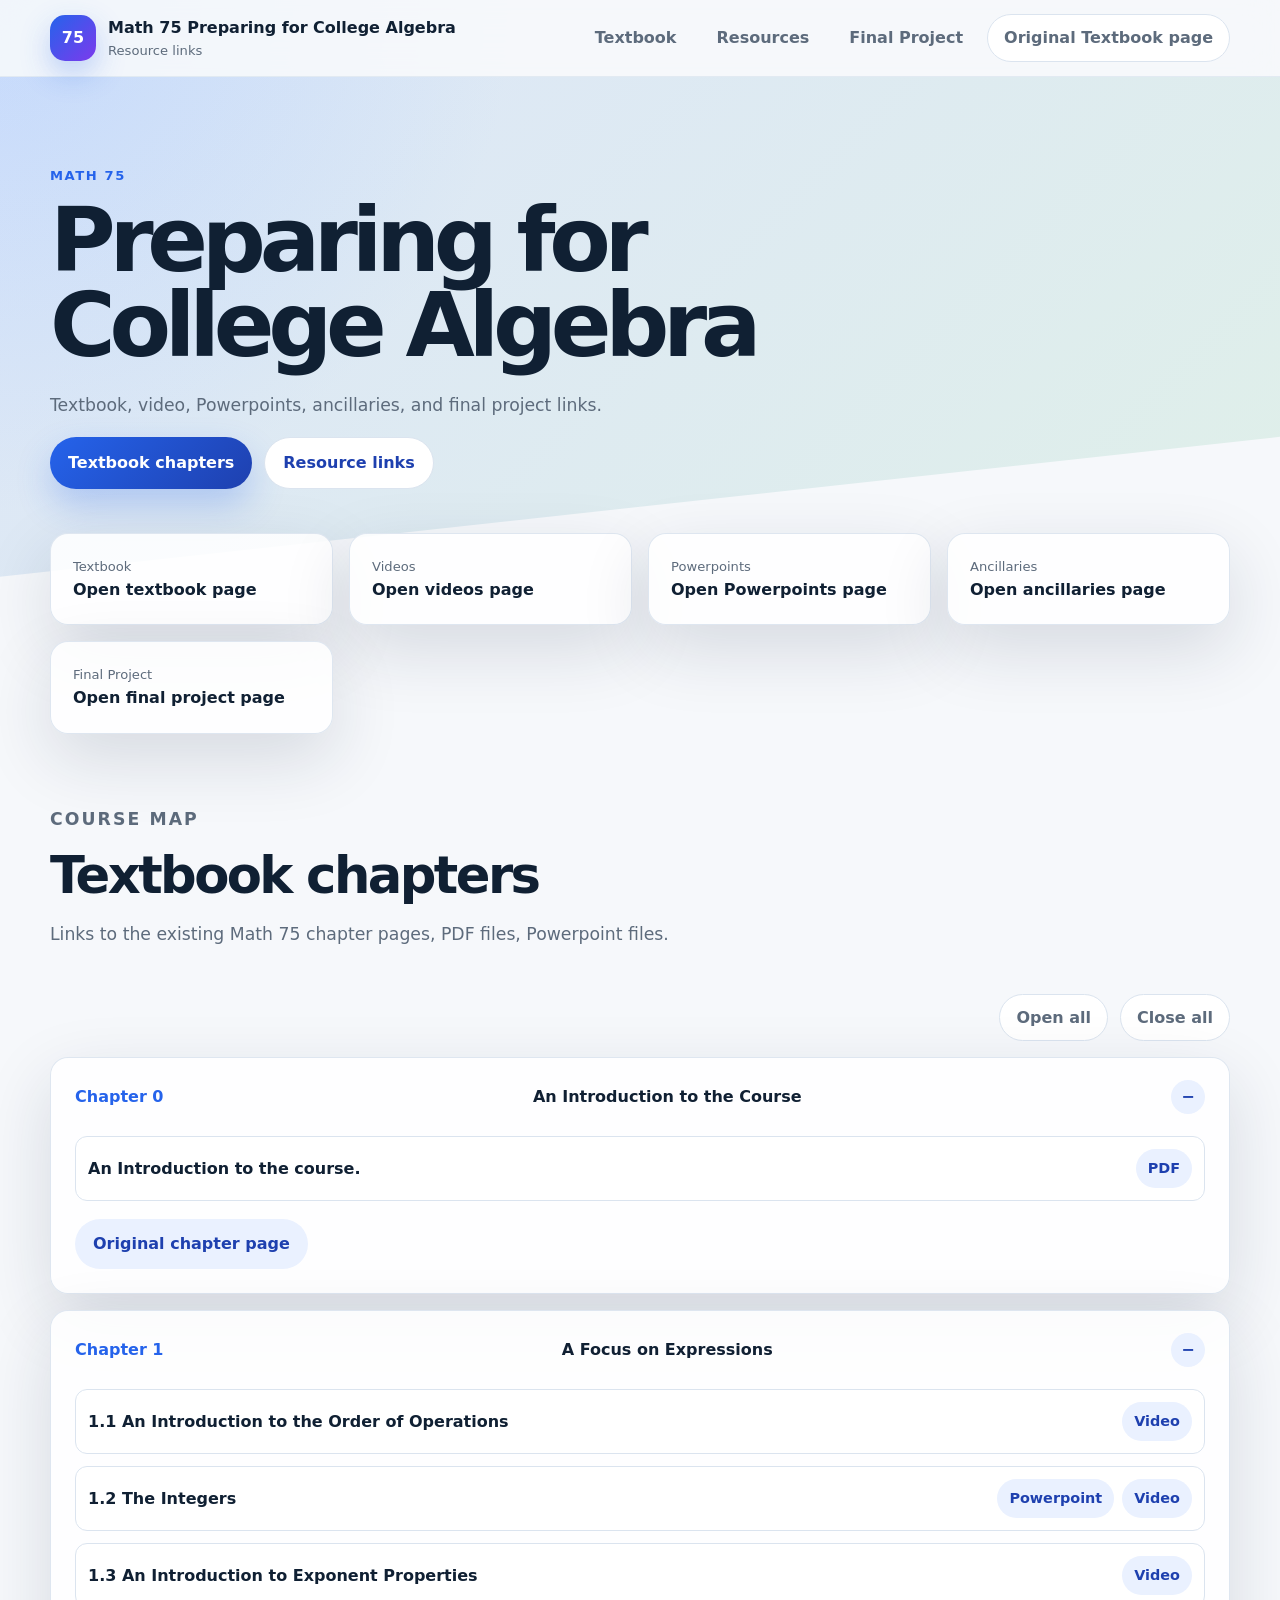
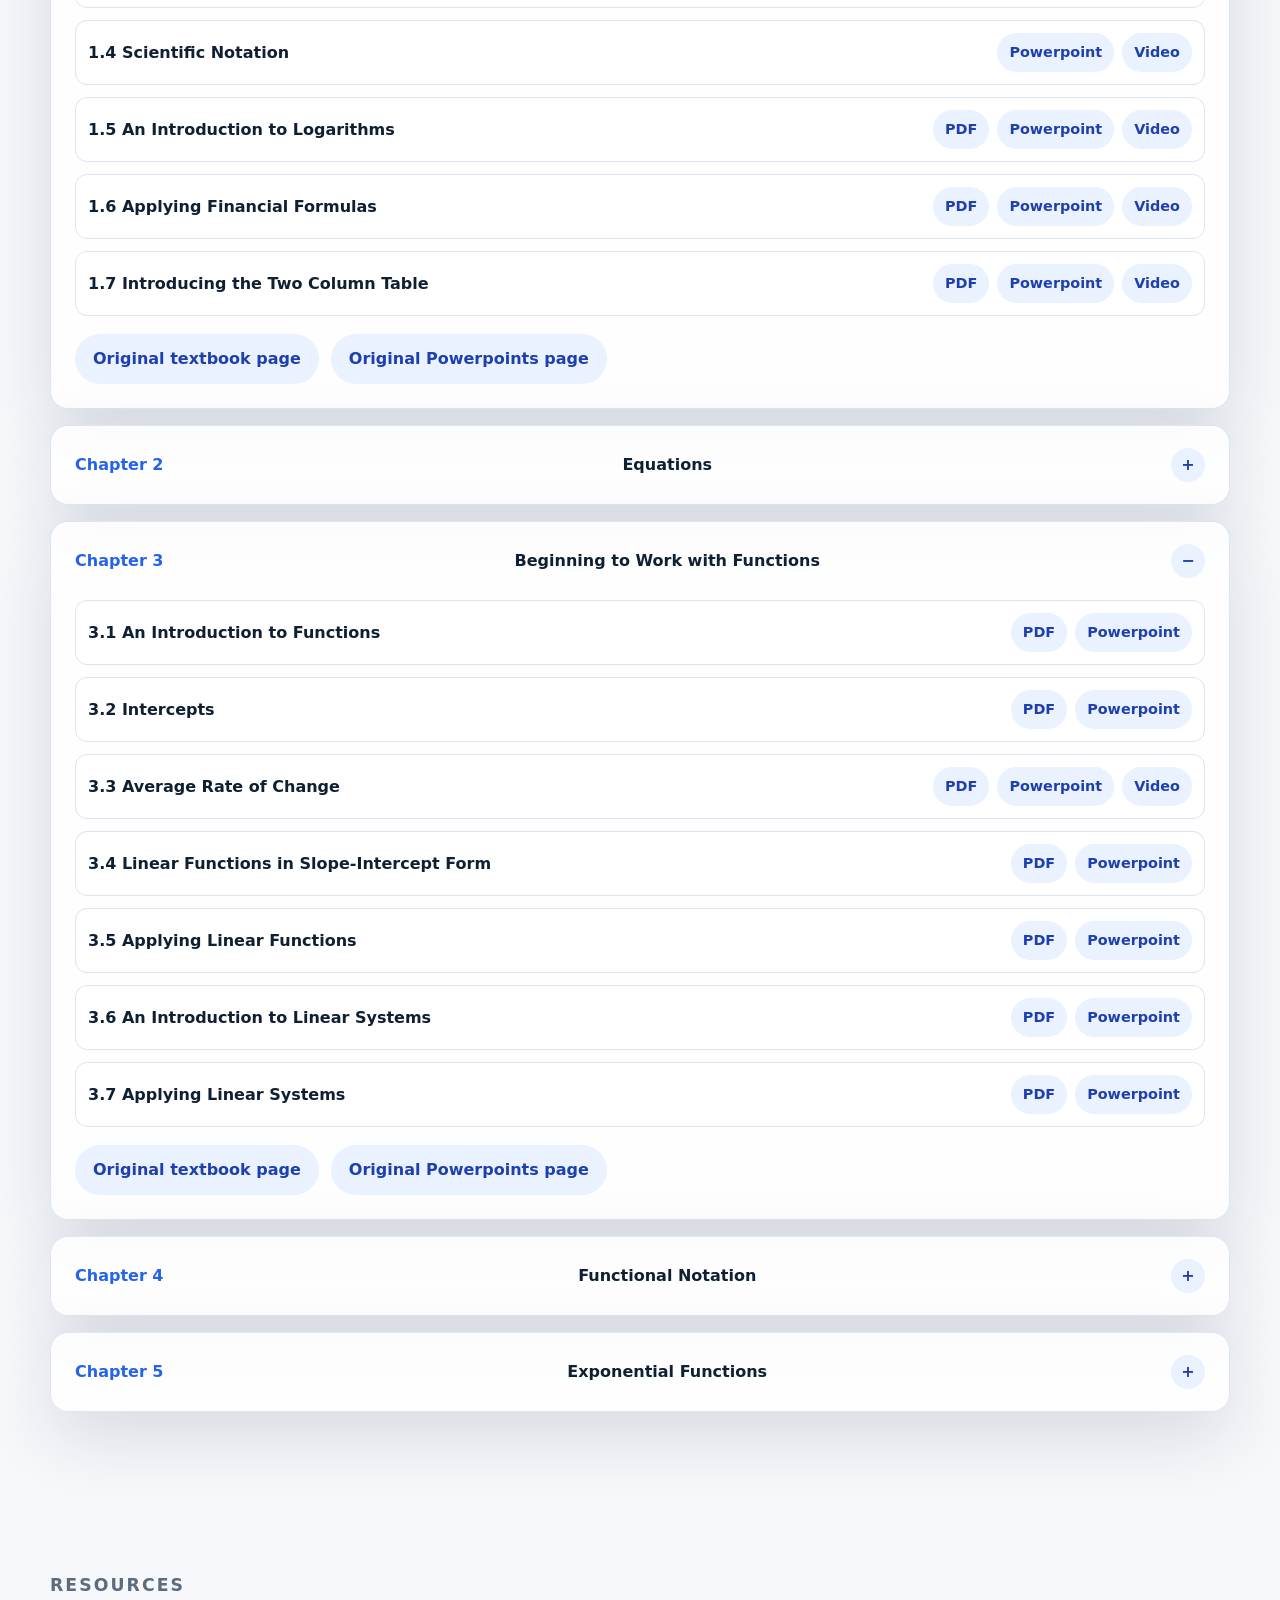
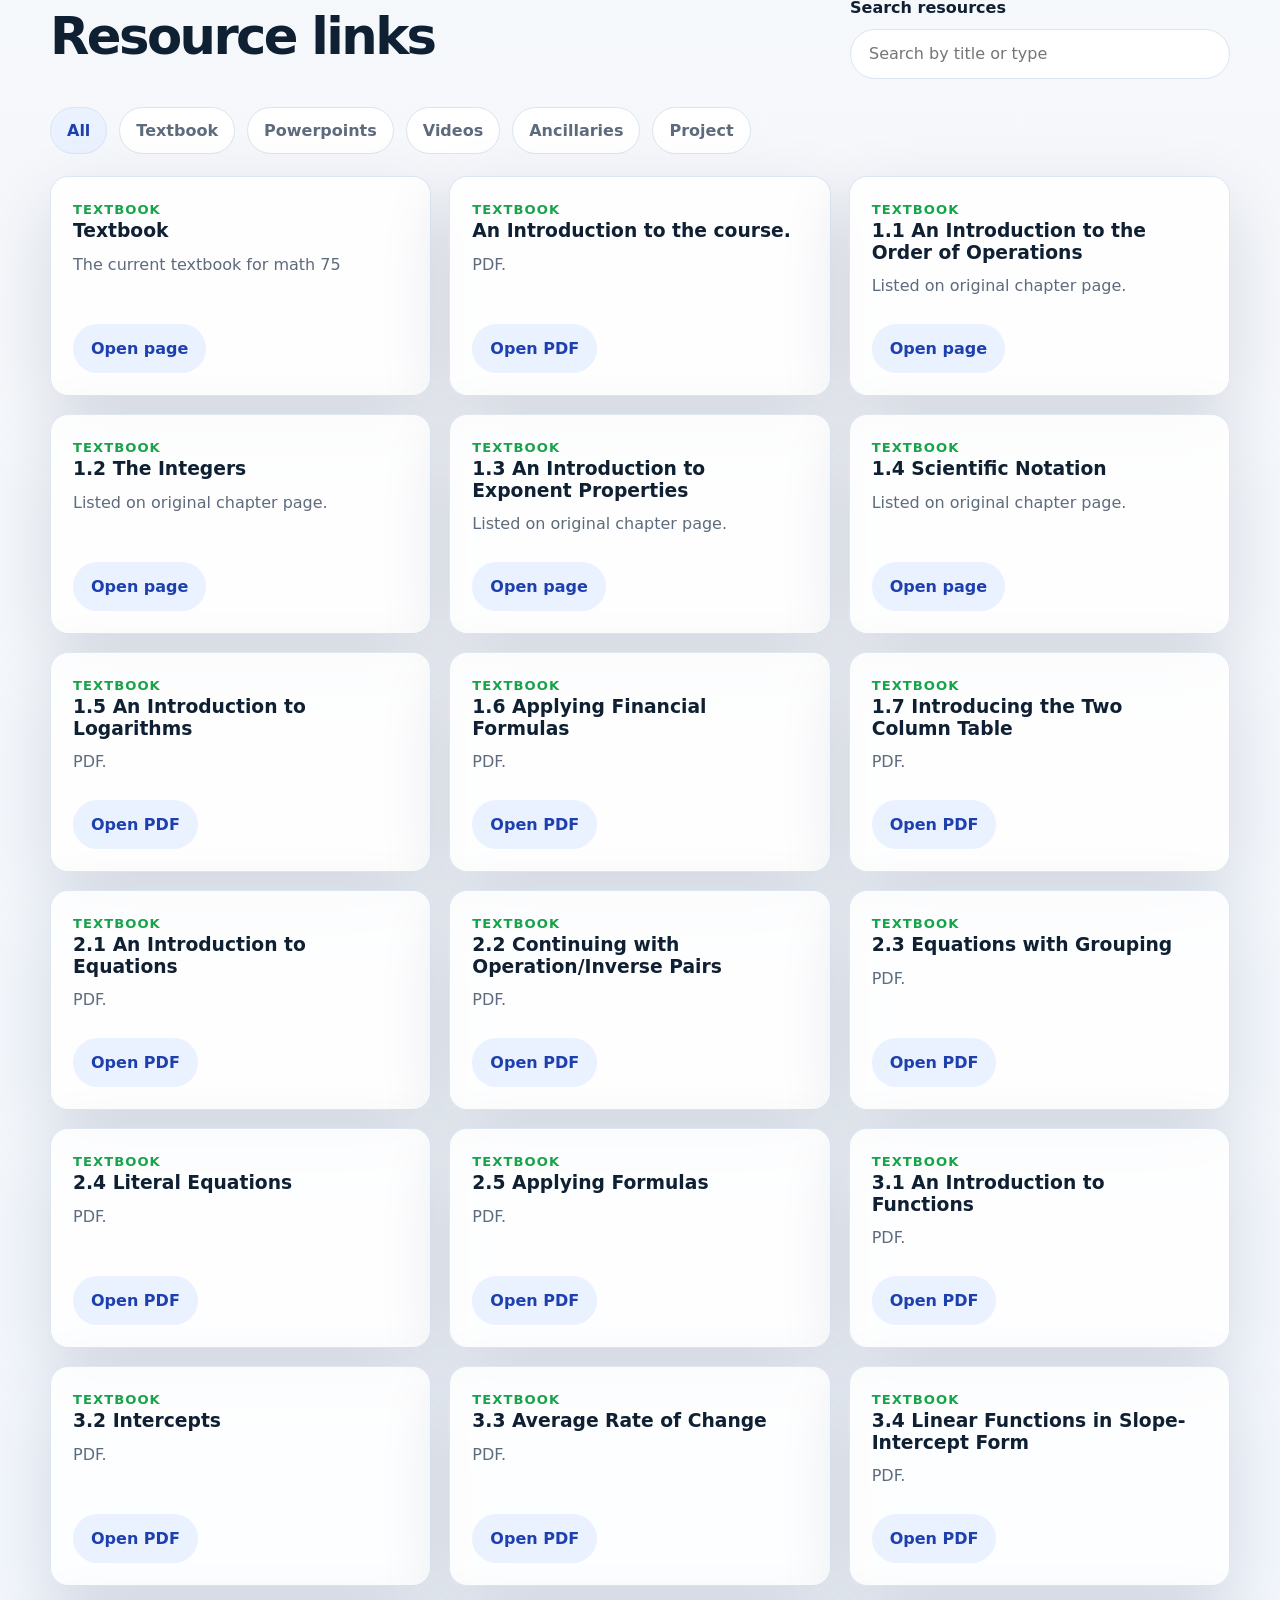
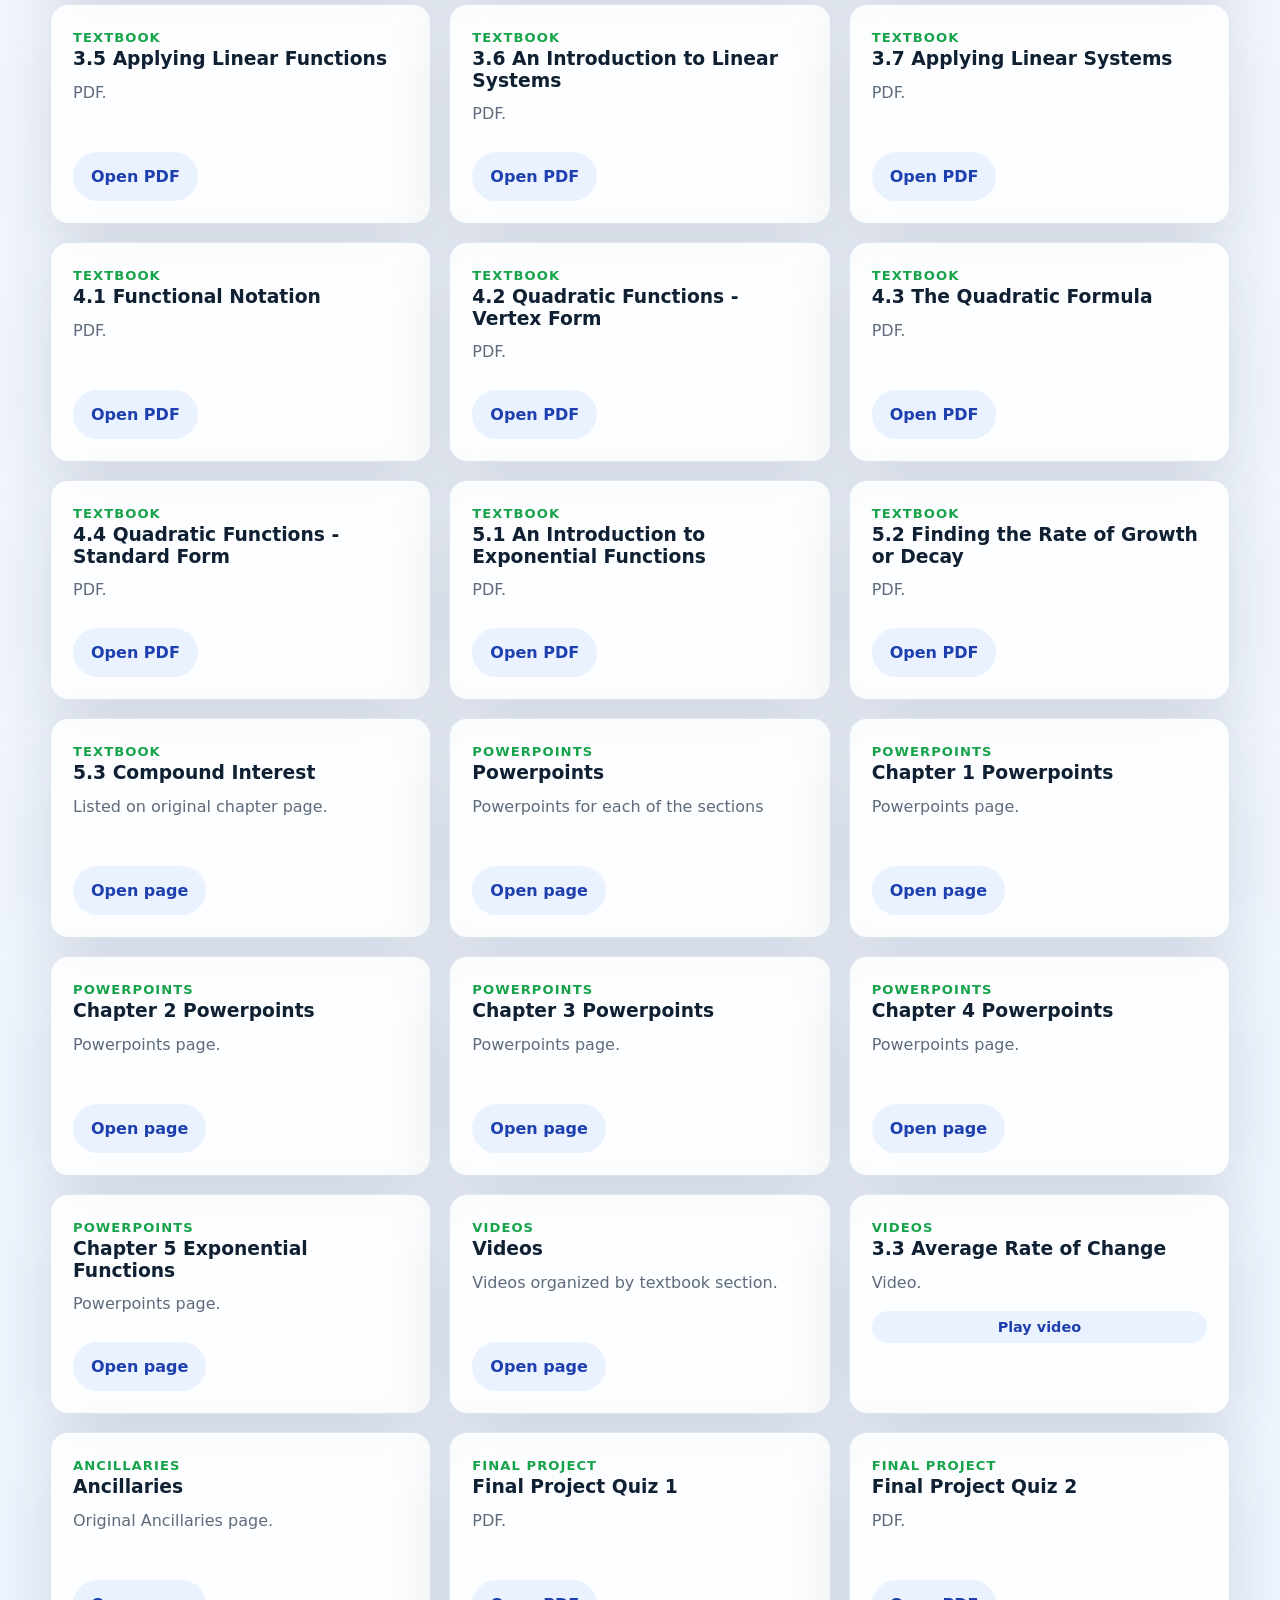
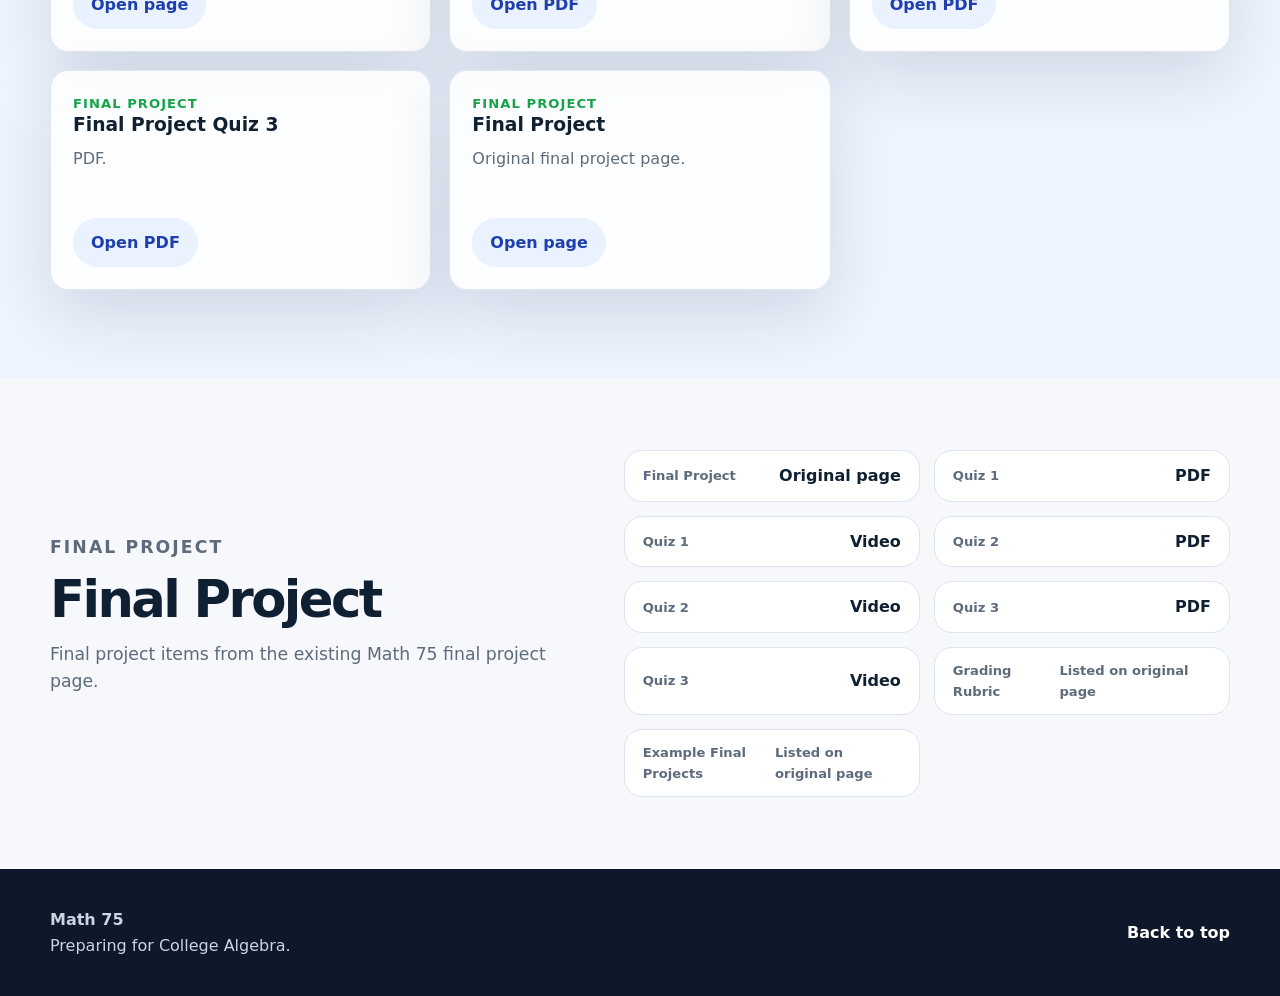
<file: index.html>
<!DOCTYPE html>
<html lang="en">
<head>
  <meta charset="utf-8">
  <meta name="viewport" content="width=device-width, initial-scale=1">
  <title>Math 75 Preparing for College Algebra</title>
  <meta name="description" content="Math 75 textbook, video, Powerpoints, ancillaries, and final project links.">
  <link rel="stylesheet" href="styles.css">
  <script src="app.js" defer></script>
</head>
<body>
  <header class="site-header" id="top">
    <nav class="nav-shell" aria-label="Primary navigation">
      <a class="brand" href="./index.html" aria-label="Math 75 home">
        <span class="brand-mark">75</span>
        <span><strong>Math 75 Preparing for College Algebra</strong><small>Resource links</small></span>
      </a>
      <button class="menu-toggle" type="button" aria-expanded="false" aria-controls="site-menu">Menu</button>
      <div class="site-menu" id="site-menu">
        <a href="#curriculum">Textbook</a>
        <a href="#resources">Resources</a>
        <a href="#project">Final Project</a>
        <a class="original-link" href="../math-75/textbook.html">Original Textbook page</a>
      </div>
    </nav>
  </header>

  <main>
    <section class="hero section-pad">
      <div class="hero-bg"></div>
      <div class="container hero-grid">
        <div class="hero-copy">
          <p class="eyebrow">Math 75</p>
          <h1>Preparing for College Algebra</h1>
          <p class="hero-lede">Textbook, video, Powerpoints, ancillaries, and final project links.</p>
          <div class="hero-actions">
            <a class="button primary" href="#curriculum">Textbook chapters</a>
            <a class="button secondary" href="#resources">Resource links</a>
          </div>
        </div>
      </div>
    </section>

    <section class="container quick-links" aria-label="Quick links">
      <a class="quick-card" href="../math-75/textbook.html"><span>Textbook</span><strong>Open textbook page</strong></a>
      <a class="quick-card" href="../math-75/videos.html"><span>Videos</span><strong>Open videos page</strong></a>
      <a class="quick-card" href="../math-75/powerpoints.html"><span>Powerpoints</span><strong>Open Powerpoints page</strong></a>
      <a class="quick-card" href="../math-75/ancillaries.html"><span>Ancillaries</span><strong>Open ancillaries page</strong></a>
      <a class="quick-card" href="../math-75/final-project.html"><span>Final Project</span><strong>Open final project page</strong></a>
    </section>

    <section class="container section-block" id="curriculum">
      <div class="section-heading">
        <p class="eyebrow">Course map</p>
        <h2>Textbook chapters</h2>
        <p>Links to the existing Math 75 chapter pages, PDF files, Powerpoint files.</p>
      </div>

      <div class="toolbar">
        <button class="small-button" type="button" data-expand="open">Open all</button>
        <button class="small-button" type="button" data-expand="close">Close all</button>
      </div>

      <div class="chapter-stack">
        <details class="chapter-card" open>
          <summary><span>Chapter 0</span><strong>An Introduction to the Course</strong></summary>
          <div class="chapter-content">
            <ul class="lesson-list">
              <li>
                <span>An Introduction to the course.</span>
                <div class="lesson-links">
                  <a href="../pdf%2075/75%200.0%20Introductory%20Pages.pdf">PDF</a>
                </div>
              </li>
            </ul>
            <div class="resource-actions">
              <a href="../math-75/textbook/chapter-0.html">Original chapter page</a>
            </div>
          </div>
        </details>
        <details class="chapter-card" open>
          <summary><span>Chapter 1</span><strong>A Focus on Expressions</strong></summary>
          <div class="chapter-content">
            <ul class="lesson-list">
              <li><span>1.1 An Introduction to the Order of Operations</span><div class="lesson-links"><a href="../math-75/videos/chapter-1/order-of-operations.html">Video</a></div></li>
              <li><span>1.2 The Integers</span><div class="lesson-links"><a href="../pptx/Integers.pptx">Powerpoint</a><a href="../math-75/videos/chapter-1/integers.html">Video</a></div></li>
              <li><span>1.3 An Introduction to Exponent Properties</span><div class="lesson-links"><a href="../math-75/videos/chapter-1/exponent-properties-an-introduction.html">Video</a></div></li>
              <li><span>1.4 Scientific Notation</span><div class="lesson-links"><a href="../pptx/Scientific%20Notation.pptx">Powerpoint</a><a href="../math-75/videos/chapter-1/scientific-notation.html">Video</a></div></li>
              <li><span>1.5 An Introduction to Logarithms</span><div class="lesson-links"><a href="../pdf%2075/75%201.5%20An%20Introduction%20to%20Logarithms.pdf">PDF</a><a href="../pptx/Logarithms%20-%20An%20Introduction.pptx">Powerpoint</a><a href="../math-75/videos/chapter-1/an-introduction-to-logarithms.html">Video</a></div></li>
              <li><span>1.6 Applying Financial Formulas</span><div class="lesson-links"><a href="../pdf%2075/75%201.6%20Applying%20Financial%20Formulas.pdf">PDF</a><a href="../pptx/Applying%20Financial%20Formulas.pptx">Powerpoint</a><a href="../math-75/videos/chapter-1/applying-financial-formulas.html">Video</a></div></li>
              <li><span>1.7 Introducing the Two Column Table</span><div class="lesson-links"><a href="../pdf%2075/75%201.7%20Introducing%20%20the%20Two%20Column%20Table.pdf">PDF</a><a href="../pptx/Two%20column%20table%20-%20Checking%20Solutions.pptx">Powerpoint</a><a href="../math-75/videos/chapter-1/introducing-the-two-column-table.html">Video</a></div></li>
            </ul>
            <div class="resource-actions">
              <a href="../math-75/textbook/chapter-1.html">Original textbook page</a>
              <a href="../math-75/powerpoints/chapter-1-powerpoints.html">Original Powerpoints page</a>
            </div>
          </div>
        </details>
        <details class="chapter-card">
          <summary><span>Chapter 2</span><strong>Equations</strong></summary>
          <div class="chapter-content">
            <ul class="lesson-list">
              <li><span>2.1 An Introduction to Equations</span><div class="lesson-links"><a href="../pdf%2075/75%202.1%20An%20Introduction%20to%20Equations.pdf">PDF</a><a href="../pptx/tct%20An%20Introduction%20to%20Equations.pptx">Powerpoint</a><a href="../math-75/videos/chapter-2/an-introduction-to-equations.html">Video</a></div></li>
              <li><span>2.2 Continuing with Operation/Inverse Pairs</span><div class="lesson-links"><a href="../pdf%2075/75%202.2%20Continuing%20With%20Operation.Inverse%20Pairs.pdf">PDF</a><a href="../pptx/Continuing%20with%20operation%20inverse%20pairs.pptx">Powerpoint</a><a href="../math-75/videos/chapter-2/continuing-with-operation-inverse-pairs.html">Video</a></div></li>
              <li><span>2.3 Equations with Grouping</span><div class="lesson-links"><a href="../pdf%2075/75%202.3%20Equations%20with%20Grouping.pdf">PDF</a><a href="../pptx/Equations%20with%20Grouping.pptx">Powerpoint</a><a href="../pptx/tct%20factor%20of%20-1.pptx">Powerpoint</a><a href="../math-75/videos/chapter-2/equations-with-grouping.html">Video</a></div></li>
              <li><span>2.4 Literal Equations</span><div class="lesson-links"><a href="../pdf%2075/75%202.4%20%20Literal%20Equations.pdf">PDF</a><a href="../pptx/Literal%20equations.pptx">Powerpoint</a><a href="../math-75/videos/chapter-2/literal-equations.html">Video</a></div></li>
              <li><span>2.5 Applying Formulas</span><div class="lesson-links"><a href="../pdf%2075/75%202.5%20Applying%20Formulas.pdf">PDF</a><a href="../pptx/Some%20Applied%20Problems.pptx">Powerpoint</a><a href="../math-75/videos/chapter-2/applying-formulas.html">Video</a></div></li>
            </ul>
            <div class="resource-actions">
              <a href="../math-75/textbook/chapter-2.html">Original textbook page</a>
              <a href="../math-75/powerpoints/chapter-2-powerpoints.html">Original Powerpoints page</a>
            </div>
          </div>
        </details>
        <details class="chapter-card" open>
          <summary><span>Chapter 3</span><strong>Beginning to Work with Functions</strong></summary>
          <div class="chapter-content">
            <ul class="lesson-list">
              <li><span>3.1 An Introduction to Functions</span><div class="lesson-links"><a href="../pdf%2075/75%203.1%20An%20Introduction%20to%20Functions.pdf">PDF</a><a href="../pptx/Functions%20an%20introduction.pptx">Powerpoint</a></div></li>
              <li><span>3.2 Intercepts</span><div class="lesson-links"><a href="../pdf%2075/75%203.2%20Intercepts.pdf">PDF</a><a href="../pptx/Intercepts.pptx">Powerpoint</a></div></li>
              <li><span>3.3 Average Rate of Change</span><div class="lesson-links"><a href="../pdf%2075/75%203.3%20Average%20Rate%20of%20Change.pdf">PDF</a><a href="../pptx/Average%20Rate%20of%20Change.pptx">Powerpoint</a><button class="video-btn" type="button" data-video-id="4rZCWDI9YQ8" aria-haspopup="dialog">Video</button></div></li>
              <li><span>3.4 Linear Functions in Slope-Intercept Form</span><div class="lesson-links"><a href="../pdf%2075/75%203.4%20Linear%20Functions%20in%20Slope-Intercept%20Form.pdf">PDF</a><a href="../pptx/Linear%20functions.pptx">Powerpoint</a></div></li>
              <li><span>3.5 Applying Linear Functions</span><div class="lesson-links"><a href="../pdf%2075/75%203.5%20Applying%20Linear%20Functions.pdf">PDF</a><a href="../pptx/Linear%20functions.pptx">Powerpoint</a></div></li>
              <li><span>3.6 An Introduction to Linear Systems</span><div class="lesson-links"><a href="../pdf%2075/75%203.6%20An%20Introduction%20to%20Linear%20Systems.pdf">PDF</a><a href="../pptx/Linear%20systems%20final.pptx">Powerpoint</a></div></li>
              <li><span>3.7 Applying Linear Systems</span><div class="lesson-links"><a href="../pdf%2075/75%203.7%20Applying%20Linear%20Systems.pdf">PDF</a><a href="../pptx/Linear%20systems%20final.pptx">Powerpoint</a></div></li>
            </ul>
            <div class="resource-actions">
              <a href="../math-75/textbook/chapter-3.html">Original textbook page</a>
              <a href="../math-75/powerpoints/chapter-3-powerpoints.html">Original Powerpoints page</a>
            </div>
          </div>
        </details>
        <details class="chapter-card">
          <summary><span>Chapter 4</span><strong>Functional Notation</strong></summary>
          <div class="chapter-content">
            <ul class="lesson-list">
              <li><span>4.1 Functional Notation</span><div class="lesson-links"><a href="../pdf%2075/75%204.1%20Functional%20Notation.pdf">PDF</a><a href="../pptx/Functional%20Notation.pptx">Powerpoint</a></div></li>
              <li><span>4.2 Quadratic Functions - Vertex Form</span><div class="lesson-links"><a href="../pdf%2075/75%204.2%20Quadratic%20Functions%20-%20Vertex%20Form.pdf">PDF</a></div></li>
              <li><span>4.3 The Quadratic Formula</span><div class="lesson-links"><a href="../pdf%2075/75%204.3%20The%20Quadratic%20Formula.pdf">PDF</a><a href="../pptx/The%20Quadratic%20Formula.pptx">Powerpoint</a></div></li>
              <li><span>4.4 Quadratic Functions - Standard Form</span><div class="lesson-links"><a href="../pdf%2075/75%204.4%20Quadratic%20Functions%20-%20Standard%20Form.pdf">PDF</a><a href="../pptx/Quadratic%20functions%20standard%20form.pptx">Powerpoint</a></div></li>
            </ul>
            <div class="resource-actions">
              <a href="../math-75/textbook/chapter-4.html">Original textbook page</a>
              <a href="../math-75/powerpoints/chapter-4-powerpoints.html">Original Powerpoints page</a>
            </div>
          </div>
        </details>
        <details class="chapter-card">
          <summary><span>Chapter 5</span><strong>Exponential Functions</strong></summary>
          <div class="chapter-content">
            <ul class="lesson-list">
              <li><span>5.1 An Introduction to Exponential Functions</span><div class="lesson-links"><a href="../pdf%2075/75%205.1%20Exponential%20Growth%20and%20Decay.pdf">PDF</a><a href="../pptx/Exponential%20functions%20final.pptx">Powerpoint</a></div></li>
              <li><span>5.2 Finding the Rate of Growth or Decay</span><div class="lesson-links"><a href="../pdf%2075/75%205.2%20Finding%20Rates%20of%20Growth%20and%20Decay.pdf">PDF</a><a href="../pptx/Exponential%20functions%20final.pptx">Powerpoint</a></div></li>
              <li><span>5.3 Compound Interest</span><div class="lesson-links"><a href="../pptx/Exponential%20functions%20final.pptx">Powerpoint</a></div></li>
            </ul>
            <div class="resource-actions">
              <a href="../math-75/textbook/chapter-5.html">Original textbook page</a>
              <a href="../math-75/powerpoints/chapter-5-exponential-functions.html">Original Powerpoints page</a>
            </div>
          </div>
        </details>
      </div>
    </section>

    <section class="resource-section section-pad" id="resources">
      <div class="container">
        <div class="section-heading split-heading">
          <div>
            <p class="eyebrow">Resources</p>
            <h2>Resource links</h2>
          </div>
          <label class="search-box">
            <span>Search resources</span>
            <input id="resource-search" type="search" placeholder="Search by title or type">
          </label>
        </div>

        <div class="filter-row" aria-label="Resource filters">
          <button class="filter active" type="button" data-filter="all">All</button>
          <button class="filter" type="button" data-filter="textbook">Textbook</button>
          <button class="filter" type="button" data-filter="powerpoints">Powerpoints</button>
          <button class="filter" type="button" data-filter="video">Videos</button>
          <button class="filter" type="button" data-filter="ancillaries">Ancillaries</button>
          <button class="filter" type="button" data-filter="project">Project</button>
        </div>

        <div class="resource-grid" id="resource-grid">
          <article class="resource-card" data-type="textbook" data-keywords="textbook"><span>Textbook</span><h3>Textbook</h3><p>The current textbook for math 75</p><a href="../math-75/textbook.html">Open page</a></article>
          <article class="resource-card" data-type="textbook" data-keywords="chapter 0 course textbook pdf"><span>Textbook</span><h3>An Introduction to the course.</h3><p>PDF.</p><a href="../pdf%2075/75%200.0%20Introductory%20Pages.pdf">Open PDF</a></article>
          <article class="resource-card" data-type="textbook" data-keywords="chapter 1 order operations textbook"><span>Textbook</span><h3>1.1 An Introduction to the Order of Operations</h3><p>Listed on original chapter page.</p><a href="../math-75/textbook/chapter-1.html">Open page</a></article>
          <article class="resource-card" data-type="textbook" data-keywords="chapter 1 integers textbook"><span>Textbook</span><h3>1.2 The Integers</h3><p>Listed on original chapter page.</p><a href="../math-75/textbook/chapter-1.html">Open page</a></article>
          <article class="resource-card" data-type="textbook" data-keywords="chapter 1 exponent properties textbook"><span>Textbook</span><h3>1.3 An Introduction to Exponent Properties</h3><p>Listed on original chapter page.</p><a href="../math-75/textbook/chapter-1.html">Open page</a></article>
          <article class="resource-card" data-type="textbook" data-keywords="chapter 1 scientific notation textbook"><span>Textbook</span><h3>1.4 Scientific Notation</h3><p>Listed on original chapter page.</p><a href="../math-75/textbook/chapter-1.html">Open page</a></article>
          <article class="resource-card" data-type="textbook" data-keywords="chapter 1 logarithms textbook pdf"><span>Textbook</span><h3>1.5 An Introduction to Logarithms</h3><p>PDF.</p><a href="../pdf%2075/75%201.5%20An%20Introduction%20to%20Logarithms.pdf">Open PDF</a></article>
          <article class="resource-card" data-type="textbook" data-keywords="chapter 1 financial formulas textbook pdf"><span>Textbook</span><h3>1.6 Applying Financial Formulas</h3><p>PDF.</p><a href="../pdf%2075/75%201.6%20Applying%20Financial%20Formulas.pdf">Open PDF</a></article>
          <article class="resource-card" data-type="textbook" data-keywords="chapter 1 two column table textbook pdf"><span>Textbook</span><h3>1.7 Introducing the Two Column Table</h3><p>PDF.</p><a href="../pdf%2075/75%201.7%20Introducing%20%20the%20Two%20Column%20Table.pdf">Open PDF</a></article>
          <article class="resource-card" data-type="textbook" data-keywords="chapter 2 equations textbook pdf"><span>Textbook</span><h3>2.1 An Introduction to Equations</h3><p>PDF.</p><a href="../pdf%2075/75%202.1%20An%20Introduction%20to%20Equations.pdf">Open PDF</a></article>
          <article class="resource-card" data-type="textbook" data-keywords="chapter 2 operation inverse pairs textbook pdf"><span>Textbook</span><h3>2.2 Continuing with Operation/Inverse Pairs</h3><p>PDF.</p><a href="../pdf%2075/75%202.2%20Continuing%20With%20Operation.Inverse%20Pairs.pdf">Open PDF</a></article>
          <article class="resource-card" data-type="textbook" data-keywords="chapter 2 equations grouping textbook pdf"><span>Textbook</span><h3>2.3 Equations with Grouping</h3><p>PDF.</p><a href="../pdf%2075/75%202.3%20Equations%20with%20Grouping.pdf">Open PDF</a></article>
          <article class="resource-card" data-type="textbook" data-keywords="chapter 2 literal equations textbook pdf"><span>Textbook</span><h3>2.4 Literal Equations</h3><p>PDF.</p><a href="../pdf%2075/75%202.4%20%20Literal%20Equations.pdf">Open PDF</a></article>
          <article class="resource-card" data-type="textbook" data-keywords="chapter 2 applying formulas textbook pdf"><span>Textbook</span><h3>2.5 Applying Formulas</h3><p>PDF.</p><a href="../pdf%2075/75%202.5%20Applying%20Formulas.pdf">Open PDF</a></article>
          <article class="resource-card" data-type="textbook" data-keywords="chapter 3 functions textbook pdf"><span>Textbook</span><h3>3.1 An Introduction to Functions</h3><p>PDF.</p><a href="../pdf%2075/75%203.1%20An%20Introduction%20to%20Functions.pdf">Open PDF</a></article>
          <article class="resource-card" data-type="textbook" data-keywords="chapter 3 intercepts textbook pdf"><span>Textbook</span><h3>3.2 Intercepts</h3><p>PDF.</p><a href="../pdf%2075/75%203.2%20Intercepts.pdf">Open PDF</a></article>
          <article class="resource-card" data-type="textbook" data-keywords="chapter 3 average rate change textbook pdf"><span>Textbook</span><h3>3.3 Average Rate of Change</h3><p>PDF.</p><a href="../pdf%2075/75%203.3%20Average%20Rate%20of%20Change.pdf">Open PDF</a></article>
          <article class="resource-card" data-type="textbook" data-keywords="chapter 3 linear functions slope intercept textbook pdf"><span>Textbook</span><h3>3.4 Linear Functions in Slope-Intercept Form</h3><p>PDF.</p><a href="../pdf%2075/75%203.4%20Linear%20Functions%20in%20Slope-Intercept%20Form.pdf">Open PDF</a></article>
          <article class="resource-card" data-type="textbook" data-keywords="chapter 3 applying linear functions textbook pdf"><span>Textbook</span><h3>3.5 Applying Linear Functions</h3><p>PDF.</p><a href="../pdf%2075/75%203.5%20Applying%20Linear%20Functions.pdf">Open PDF</a></article>
          <article class="resource-card" data-type="textbook" data-keywords="chapter 3 linear systems textbook pdf"><span>Textbook</span><h3>3.6 An Introduction to Linear Systems</h3><p>PDF.</p><a href="../pdf%2075/75%203.6%20An%20Introduction%20to%20Linear%20Systems.pdf">Open PDF</a></article>
          <article class="resource-card" data-type="textbook" data-keywords="chapter 3 applying linear systems textbook pdf"><span>Textbook</span><h3>3.7 Applying Linear Systems</h3><p>PDF.</p><a href="../pdf%2075/75%203.7%20Applying%20Linear%20Systems.pdf">Open PDF</a></article>
          <article class="resource-card" data-type="textbook" data-keywords="chapter 4 functional notation textbook pdf"><span>Textbook</span><h3>4.1 Functional Notation</h3><p>PDF.</p><a href="../pdf%2075/75%204.1%20Functional%20Notation.pdf">Open PDF</a></article>
          <article class="resource-card" data-type="textbook" data-keywords="chapter 4 quadratic vertex form textbook pdf"><span>Textbook</span><h3>4.2 Quadratic Functions - Vertex Form</h3><p>PDF.</p><a href="../pdf%2075/75%204.2%20Quadratic%20Functions%20-%20Vertex%20Form.pdf">Open PDF</a></article>
          <article class="resource-card" data-type="textbook" data-keywords="chapter 4 quadratic formula textbook pdf"><span>Textbook</span><h3>4.3 The Quadratic Formula</h3><p>PDF.</p><a href="../pdf%2075/75%204.3%20The%20Quadratic%20Formula.pdf">Open PDF</a></article>
          <article class="resource-card" data-type="textbook" data-keywords="chapter 4 quadratic standard form textbook pdf"><span>Textbook</span><h3>4.4 Quadratic Functions - Standard Form</h3><p>PDF.</p><a href="../pdf%2075/75%204.4%20Quadratic%20Functions%20-%20Standard%20Form.pdf">Open PDF</a></article>
          <article class="resource-card" data-type="textbook" data-keywords="chapter 5 exponential functions textbook pdf"><span>Textbook</span><h3>5.1 An Introduction to Exponential Functions</h3><p>PDF.</p><a href="../pdf%2075/75%205.1%20Exponential%20Growth%20and%20Decay.pdf">Open PDF</a></article>
          <article class="resource-card" data-type="textbook" data-keywords="chapter 5 rate growth decay textbook pdf"><span>Textbook</span><h3>5.2 Finding the Rate of Growth or Decay</h3><p>PDF.</p><a href="../pdf%2075/75%205.2%20Finding%20Rates%20of%20Growth%20and%20Decay.pdf">Open PDF</a></article>
          <article class="resource-card" data-type="textbook" data-keywords="chapter 5 compound interest"><span>Textbook</span><h3>5.3 Compound Interest</h3><p>Listed on original chapter page.</p><a href="../math-75/textbook/chapter-5.html">Open page</a></article>
          <article class="resource-card" data-type="powerpoints" data-keywords="powerpoints"><span>Powerpoints</span><h3>Powerpoints</h3><p>Powerpoints for each of the sections</p><a href="../math-75/powerpoints.html">Open page</a></article>
          <article class="resource-card" data-type="powerpoints" data-keywords="chapter 1 powerpoints order operations"><span>Powerpoints</span><h3>Chapter 1 Powerpoints</h3><p>Powerpoints page.</p><a href="../math-75/powerpoints/chapter-1-powerpoints.html">Open page</a></article>
          <article class="resource-card" data-type="powerpoints" data-keywords="chapter 2 powerpoints equations"><span>Powerpoints</span><h3>Chapter 2 Powerpoints</h3><p>Powerpoints page.</p><a href="../math-75/powerpoints/chapter-2-powerpoints.html">Open page</a></article>
          <article class="resource-card" data-type="powerpoints" data-keywords="chapter 3 powerpoints functions"><span>Powerpoints</span><h3>Chapter 3 Powerpoints</h3><p>Powerpoints page.</p><a href="../math-75/powerpoints/chapter-3-powerpoints.html">Open page</a></article>
          <article class="resource-card" data-type="powerpoints" data-keywords="chapter 4 powerpoints functional notation quadratic"><span>Powerpoints</span><h3>Chapter 4 Powerpoints</h3><p>Powerpoints page.</p><a href="../math-75/powerpoints/chapter-4-powerpoints.html">Open page</a></article>
          <article class="resource-card" data-type="powerpoints" data-keywords="chapter 5 powerpoints exponential functions"><span>Powerpoints</span><h3>Chapter 5 Exponential Functions</h3><p>Powerpoints page.</p><a href="../math-75/powerpoints/chapter-5-exponential-functions.html">Open page</a></article>
          <article class="resource-card" data-type="video" data-keywords="videos chapter 1 chapter 2"><span>Videos</span><h3>Videos</h3><p>Videos organized by textbook section.</p><a href="../math-75/videos.html">Open page</a></article>
          <article class="resource-card" data-type="video" data-keywords="chapter 3 average rate change video"><span>Videos</span><h3>3.3 Average Rate of Change</h3><p>Video.</p><button class="video-btn" type="button" data-video-id="4rZCWDI9YQ8" aria-haspopup="dialog">Play video</button></article>
          <article class="resource-card" data-type="ancillaries" data-keywords="ancillaries"><span>Ancillaries</span><h3>Ancillaries</h3><p>Original Ancillaries page.</p><a href="../math-75/ancillaries.html">Open page</a></article>
          <article class="resource-card" data-type="project" data-keywords="final project quiz 1"><span>Final Project</span><h3>Final Project Quiz 1</h3><p>PDF.</p><a href="../pdf%2075/75%20Final%20Project%20Quiz%201.pdf">Open PDF</a></article>
          <article class="resource-card" data-type="project" data-keywords="final project quiz 2"><span>Final Project</span><h3>Final Project Quiz 2</h3><p>PDF.</p><a href="../pdf%2075/75%20Final%20Project%20Quiz%202.pdf">Open PDF</a></article>
          <article class="resource-card" data-type="project" data-keywords="final project quiz 3"><span>Final Project</span><h3>Final Project Quiz 3</h3><p>PDF.</p><a href="../pdf%2075/75%20Final%20Project%20Quiz%203.pdf">Open PDF</a></article>
          <article class="resource-card" data-type="project" data-keywords="final project grading rubric example final projects"><span>Final Project</span><h3>Final Project</h3><p>Original final project page.</p><a href="../math-75/final-project.html">Open page</a></article>
        </div>
        <p class="empty-state" id="empty-state" hidden>No matching resources found.</p>
      </div>
    </section>

    <section class="container section-block two-column" id="project">
      <div>
        <p class="eyebrow">Final Project</p>
        <h2>Final Project</h2>
        <p>Final project items from the existing Math 75 final project page.</p>
      </div>
      <div class="project-list">
        <a href="../math-75/final-project.html"><span>Final Project</span><strong>Original page</strong></a>
        <a href="../pdf%2075/75%20Final%20Project%20Quiz%201.pdf"><span>Quiz 1</span><strong>PDF</strong></a>
        <a href="http://youtu.be/tRkuDK1MF7k"><span>Quiz 1</span><strong>Video</strong></a>
        <a href="../pdf%2075/75%20Final%20Project%20Quiz%202.pdf"><span>Quiz 2</span><strong>PDF</strong></a>
        <a href="http://youtu.be/IXNf977vM_Q"><span>Quiz 2</span><strong>Video</strong></a>
        <a href="../pdf%2075/75%20Final%20Project%20Quiz%203.pdf"><span>Quiz 3</span><strong>PDF</strong></a>
        <a href="http://youtu.be/__us4vgdYUc"><span>Quiz 3</span><strong>Video</strong></a>
        <span><span>Grading Rubric</span><strong>Listed on original page</strong></span>
        <span><span>Example Final Projects</span><strong>Listed on original page</strong></span>
      </div>
    </section>


  </main>

  <footer class="site-footer">
    <div class="container footer-grid">
      <p><strong>Math 75</strong><br>Preparing for College Algebra.</p>
      <a href="#top">Back to top</a>
    </div>
  </footer>
  <div class="video-modal" id="video-modal" role="dialog" aria-modal="true" aria-label="Video" hidden>
    <div class="video-modal-backdrop"></div>
    <div class="video-modal-box">
      <button class="video-modal-close" type="button" aria-label="Close video">&times;</button>
      <div class="video-modal-frame">
        <iframe id="video-modal-iframe" src="" title="Video" frameborder="0" allow="accelerometer; autoplay; clipboard-write; encrypted-media; gyroscope; picture-in-picture" allowfullscreen></iframe>
      </div>
    </div>
  </div>
</body>
</html>
</file>
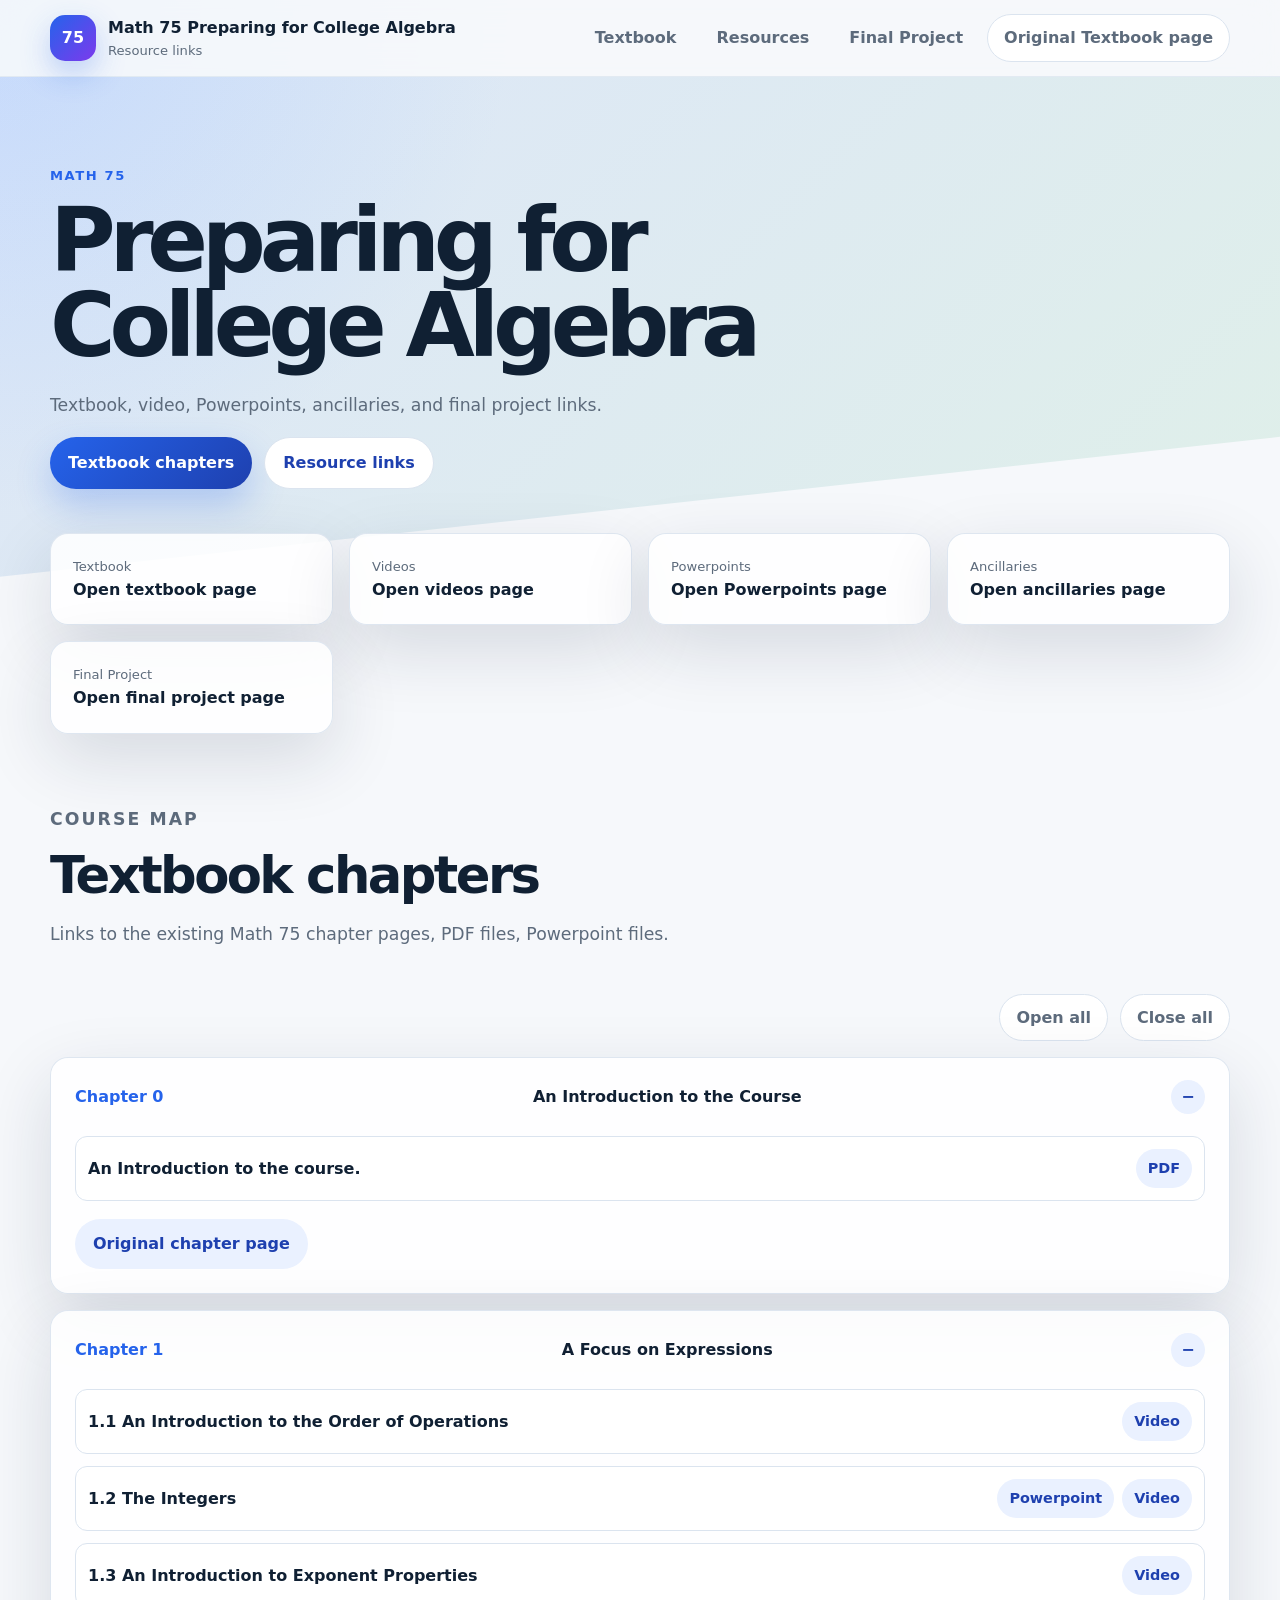
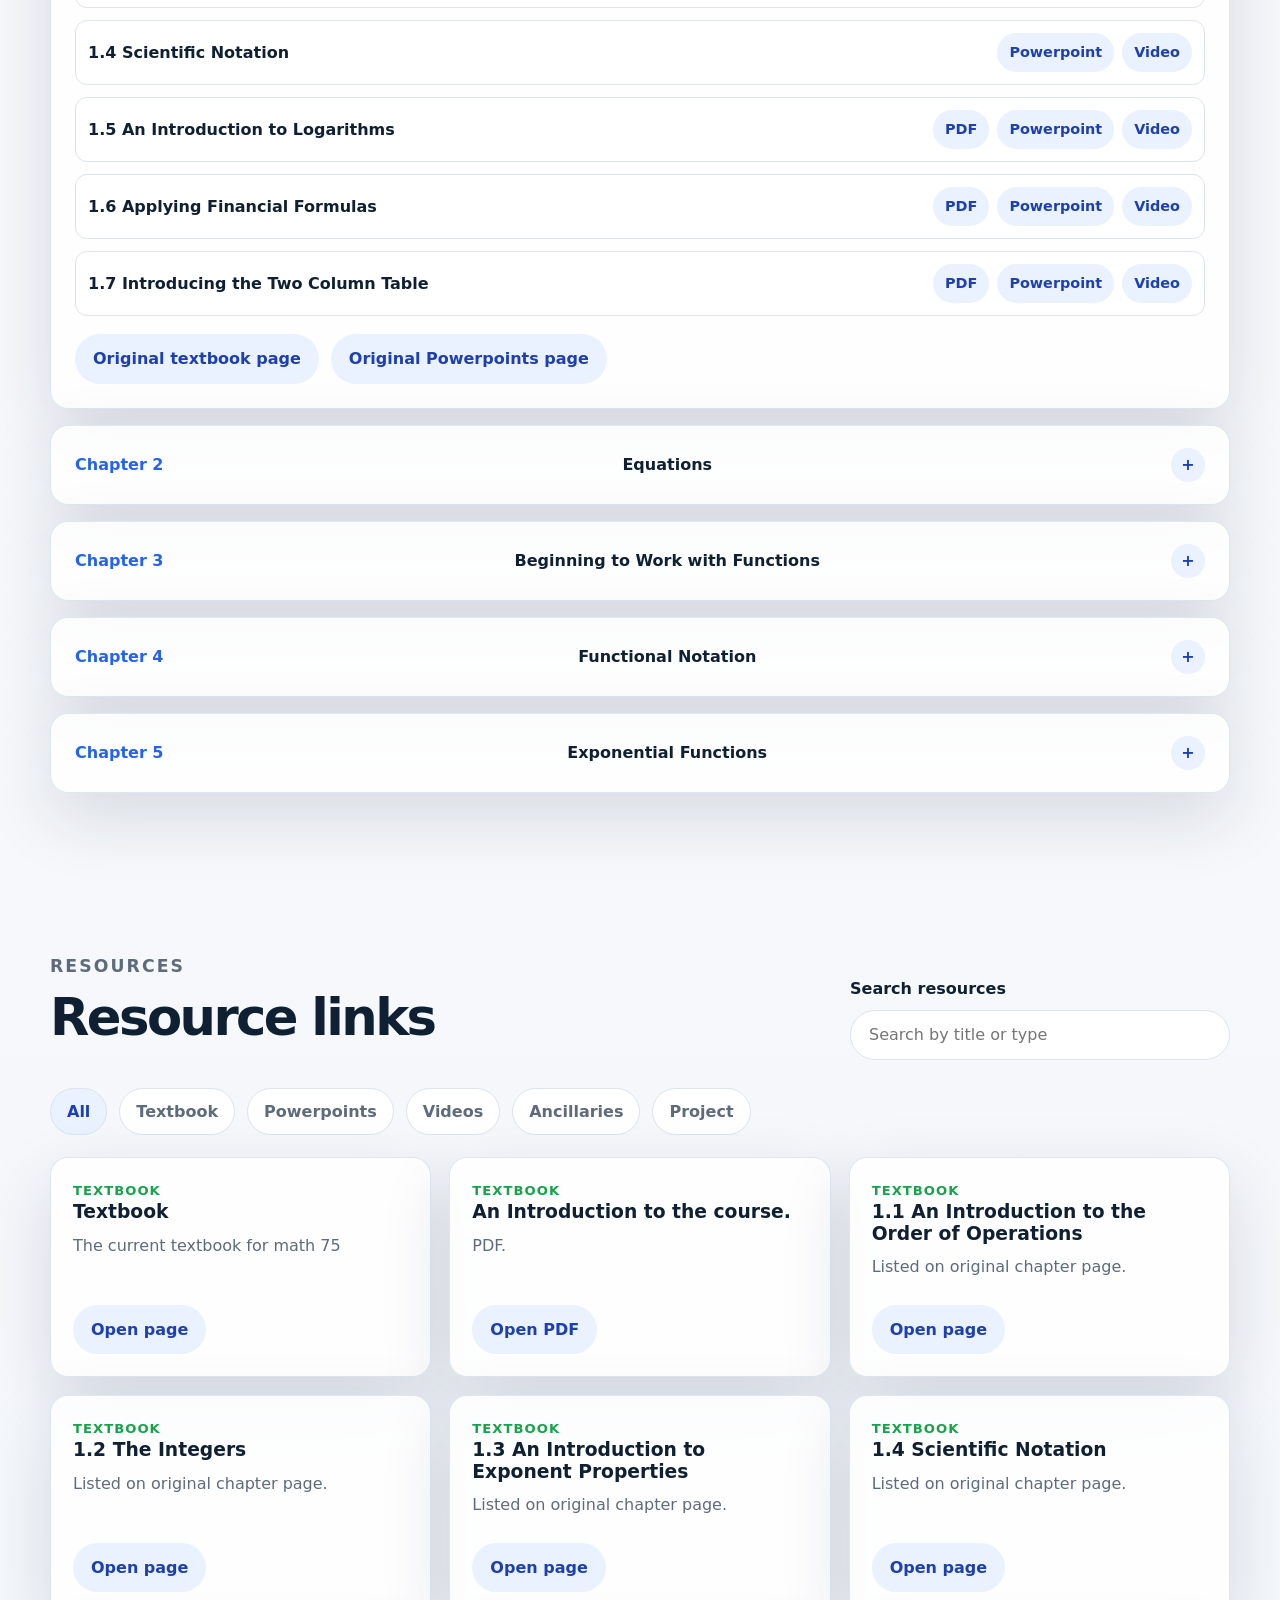
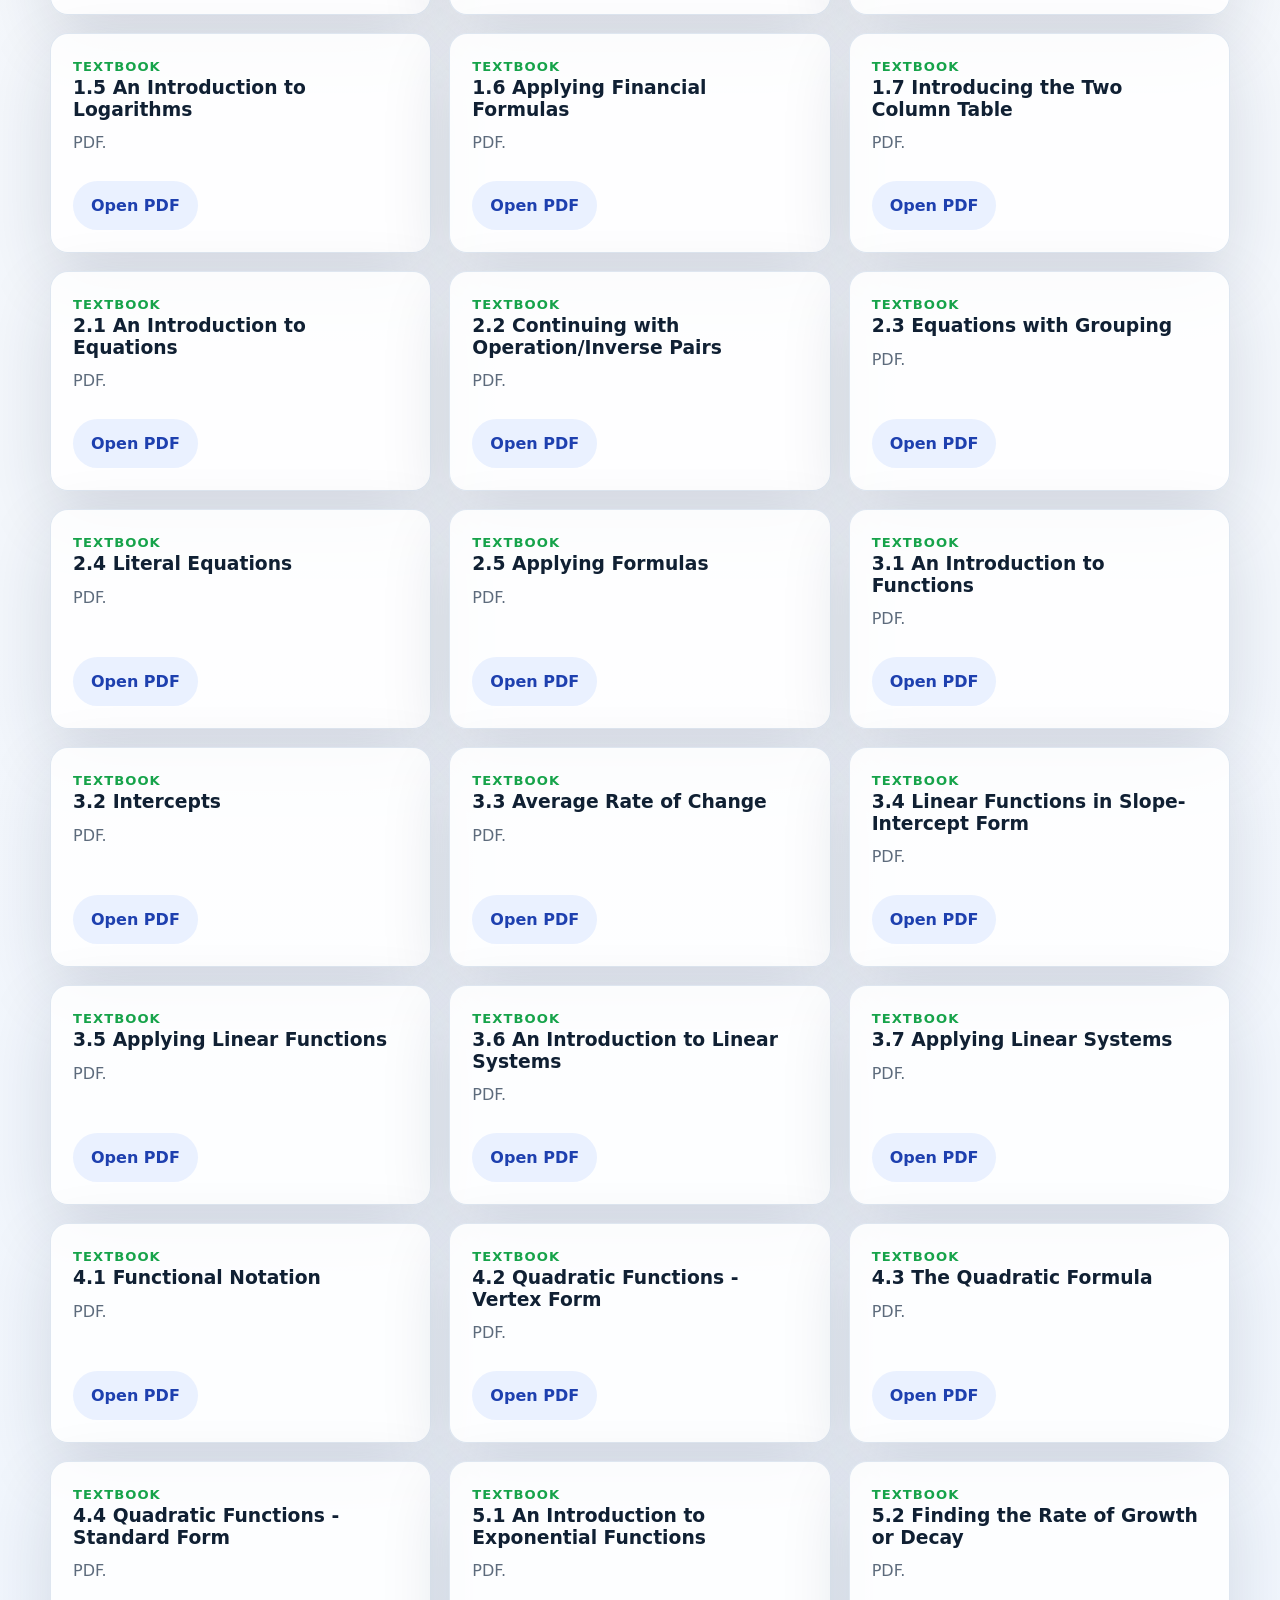
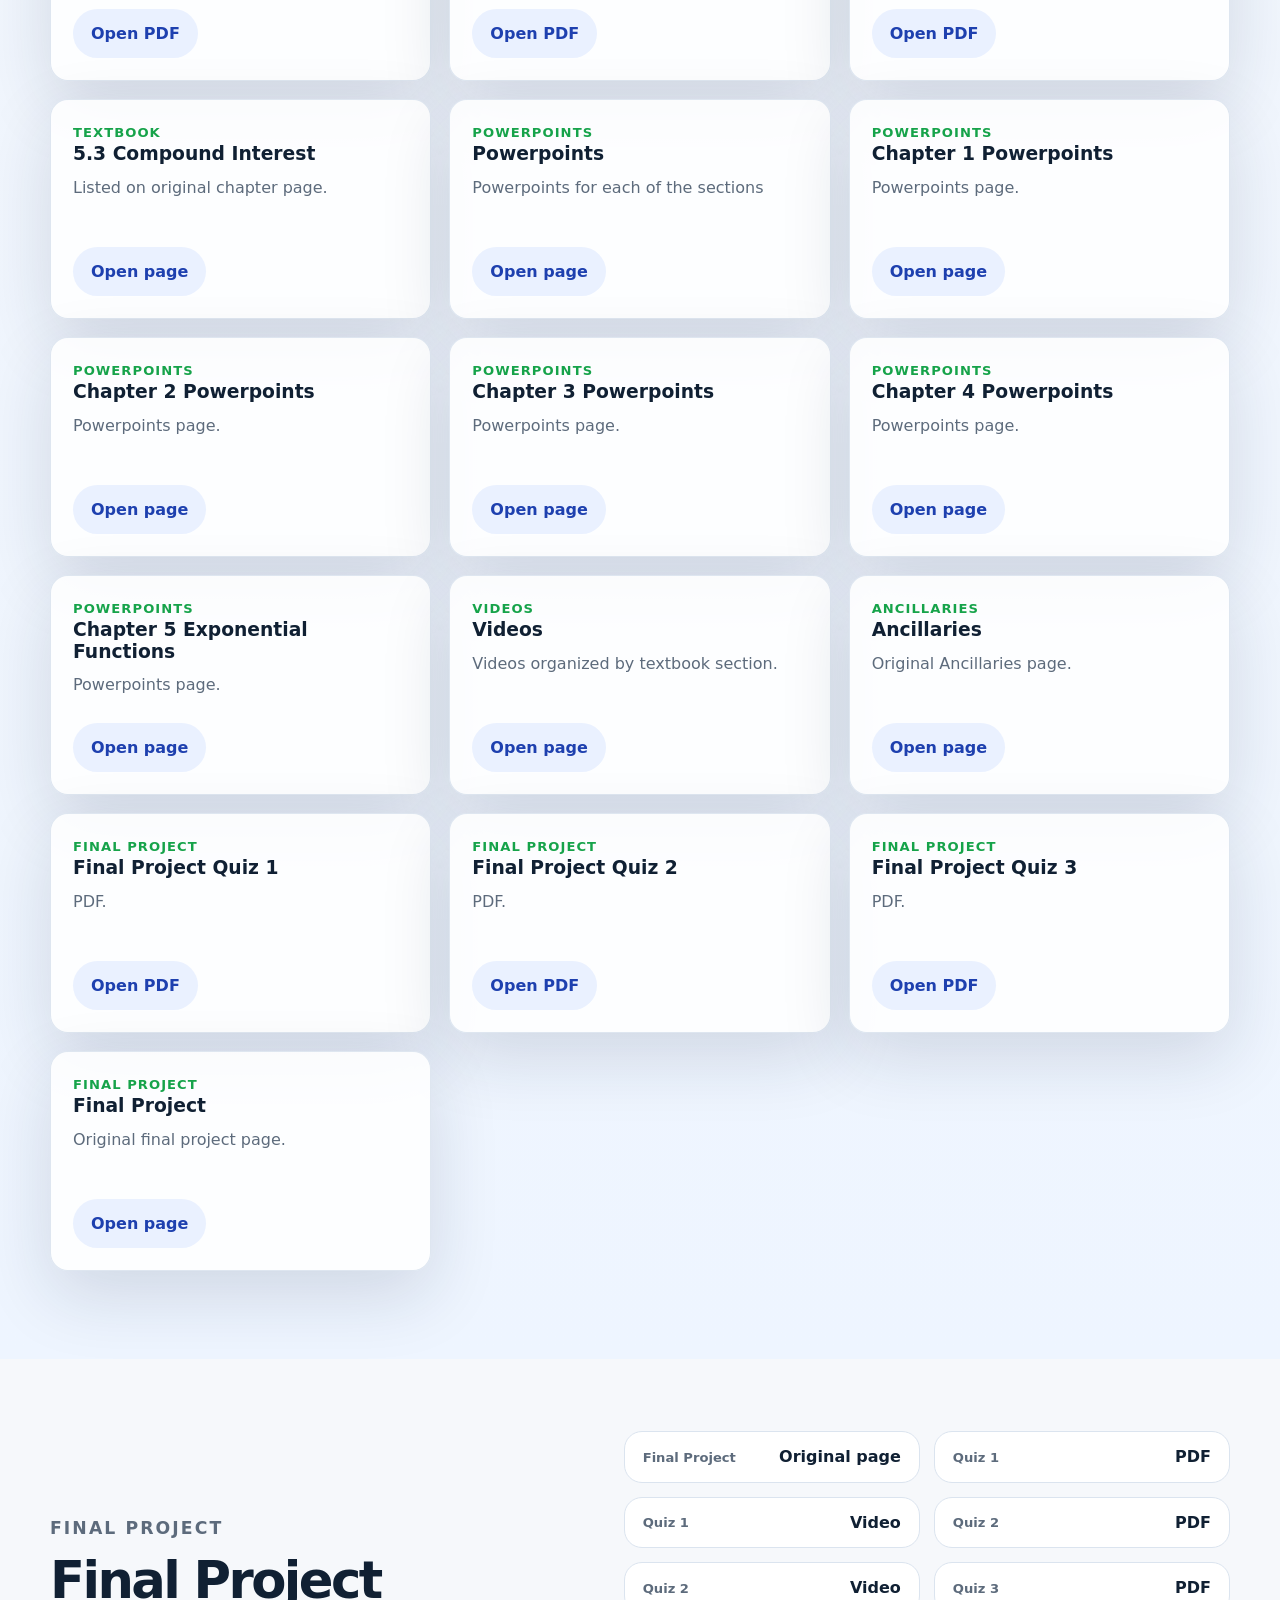
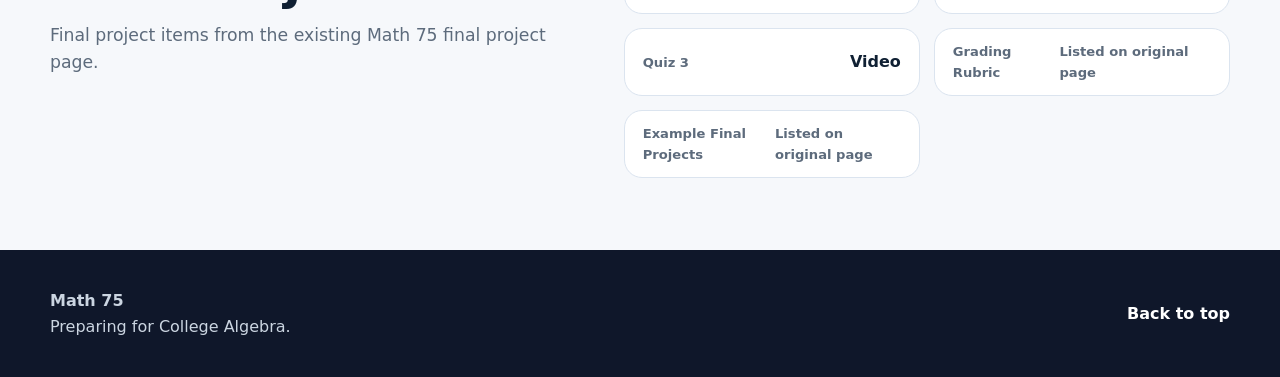
<file: math-75-new/index.html>
<!DOCTYPE html>
<html lang="en">
<head>
  <meta charset="utf-8">
  <meta name="viewport" content="width=device-width, initial-scale=1">
  <title>Math 75 Preparing for College Algebra</title>
  <meta name="description" content="Math 75 textbook, video, Powerpoints, ancillaries, and final project links.">
  <link rel="stylesheet" href="styles.css">
  <script src="app.js" defer></script>
</head>
<body>
  <header class="site-header" id="top">
    <nav class="nav-shell" aria-label="Primary navigation">
      <a class="brand" href="./index.html" aria-label="Math 75 home">
        <span class="brand-mark">75</span>
        <span><strong>Math 75 Preparing for College Algebra</strong><small>Resource links</small></span>
      </a>
      <button class="menu-toggle" type="button" aria-expanded="false" aria-controls="site-menu">Menu</button>
      <div class="site-menu" id="site-menu">
        <a href="#curriculum">Textbook</a>
        <a href="#resources">Resources</a>
        <a href="#project">Final Project</a>
        <a class="original-link" href="../math-75/textbook.html">Original Textbook page</a>
      </div>
    </nav>
  </header>

  <main>
    <section class="hero section-pad">
      <div class="hero-bg"></div>
      <div class="container hero-grid">
        <div class="hero-copy">
          <p class="eyebrow">Math 75</p>
          <h1>Preparing for College Algebra</h1>
          <p class="hero-lede">Textbook, video, Powerpoints, ancillaries, and final project links.</p>
          <div class="hero-actions">
            <a class="button primary" href="#curriculum">Textbook chapters</a>
            <a class="button secondary" href="#resources">Resource links</a>
          </div>
        </div>
      </div>
    </section>

    <section class="container quick-links" aria-label="Quick links">
      <a class="quick-card" href="../math-75/textbook.html"><span>Textbook</span><strong>Open textbook page</strong></a>
      <a class="quick-card" href="../math-75/videos.html"><span>Videos</span><strong>Open videos page</strong></a>
      <a class="quick-card" href="../math-75/powerpoints.html"><span>Powerpoints</span><strong>Open Powerpoints page</strong></a>
      <a class="quick-card" href="../math-75/ancillaries.html"><span>Ancillaries</span><strong>Open ancillaries page</strong></a>
      <a class="quick-card" href="../math-75/final-project.html"><span>Final Project</span><strong>Open final project page</strong></a>
    </section>

    <section class="container section-block" id="curriculum">
      <div class="section-heading">
        <p class="eyebrow">Course map</p>
        <h2>Textbook chapters</h2>
        <p>Links to the existing Math 75 chapter pages, PDF files, Powerpoint files.</p>
      </div>

      <div class="toolbar">
        <button class="small-button" type="button" data-expand="open">Open all</button>
        <button class="small-button" type="button" data-expand="close">Close all</button>
      </div>

      <div class="chapter-stack">
        <details class="chapter-card" open>
          <summary><span>Chapter 0</span><strong>An Introduction to the Course</strong></summary>
          <div class="chapter-content">
            <ul class="lesson-list">
              <li>
                <span>An Introduction to the course.</span>
                <div class="lesson-links">
                  <a href="../pdf%2075/75%200.0%20Introductory%20Pages.pdf">PDF</a>
                </div>
              </li>
            </ul>
            <div class="resource-actions">
              <a href="../math-75/textbook/chapter-0.html">Original chapter page</a>
            </div>
          </div>
        </details>
        <details class="chapter-card" open>
          <summary><span>Chapter 1</span><strong>A Focus on Expressions</strong></summary>
          <div class="chapter-content">
            <ul class="lesson-list">
              <li><span>1.1 An Introduction to the Order of Operations</span><div class="lesson-links"><a href="../math-75/videos/chapter-1/order-of-operations.html">Video</a></div></li>
              <li><span>1.2 The Integers</span><div class="lesson-links"><a href="../pptx/Integers.pptx">Powerpoint</a><a href="../math-75/videos/chapter-1/integers.html">Video</a></div></li>
              <li><span>1.3 An Introduction to Exponent Properties</span><div class="lesson-links"><a href="../math-75/videos/chapter-1/exponent-properties-an-introduction.html">Video</a></div></li>
              <li><span>1.4 Scientific Notation</span><div class="lesson-links"><a href="../pptx/Scientific%20Notation.pptx">Powerpoint</a><a href="../math-75/videos/chapter-1/scientific-notation.html">Video</a></div></li>
              <li><span>1.5 An Introduction to Logarithms</span><div class="lesson-links"><a href="../pdf%2075/75%201.5%20An%20Introduction%20to%20Logarithms.pdf">PDF</a><a href="../pptx/Logarithms%20-%20An%20Introduction.pptx">Powerpoint</a><a href="../math-75/videos/chapter-1/an-introduction-to-logarithms.html">Video</a></div></li>
              <li><span>1.6 Applying Financial Formulas</span><div class="lesson-links"><a href="../pdf%2075/75%201.6%20Applying%20Financial%20Formulas.pdf">PDF</a><a href="../pptx/Applying%20Financial%20Formulas.pptx">Powerpoint</a><a href="../math-75/videos/chapter-1/applying-financial-formulas.html">Video</a></div></li>
              <li><span>1.7 Introducing the Two Column Table</span><div class="lesson-links"><a href="../pdf%2075/75%201.7%20Introducing%20%20the%20Two%20Column%20Table.pdf">PDF</a><a href="../pptx/Two%20column%20table%20-%20Checking%20Solutions.pptx">Powerpoint</a><a href="../math-75/videos/chapter-1/introducing-the-two-column-table.html">Video</a></div></li>
            </ul>
            <div class="resource-actions">
              <a href="../math-75/textbook/chapter-1.html">Original textbook page</a>
              <a href="../math-75/powerpoints/chapter-1-powerpoints.html">Original Powerpoints page</a>
            </div>
          </div>
        </details>
        <details class="chapter-card">
          <summary><span>Chapter 2</span><strong>Equations</strong></summary>
          <div class="chapter-content">
            <ul class="lesson-list">
              <li><span>2.1 An Introduction to Equations</span><div class="lesson-links"><a href="../pdf%2075/75%202.1%20An%20Introduction%20to%20Equations.pdf">PDF</a><a href="../pptx/tct%20An%20Introduction%20to%20Equations.pptx">Powerpoint</a><a href="../math-75/videos/chapter-2/an-introduction-to-equations.html">Video</a></div></li>
              <li><span>2.2 Continuing with Operation/Inverse Pairs</span><div class="lesson-links"><a href="../pdf%2075/75%202.2%20Continuing%20With%20Operation.Inverse%20Pairs.pdf">PDF</a><a href="../pptx/Continuing%20with%20operation%20inverse%20pairs.pptx">Powerpoint</a><a href="../math-75/videos/chapter-2/continuing-with-operation-inverse-pairs.html">Video</a></div></li>
              <li><span>2.3 Equations with Grouping</span><div class="lesson-links"><a href="../pdf%2075/75%202.3%20Equations%20with%20Grouping.pdf">PDF</a><a href="../pptx/Equations%20with%20Grouping.pptx">Powerpoint</a><a href="../pptx/tct%20factor%20of%20-1.pptx">Powerpoint</a><a href="../math-75/videos/chapter-2/equations-with-grouping.html">Video</a></div></li>
              <li><span>2.4 Literal Equations</span><div class="lesson-links"><a href="../pdf%2075/75%202.4%20%20Literal%20Equations.pdf">PDF</a><a href="../pptx/Literal%20equations.pptx">Powerpoint</a><a href="../math-75/videos/chapter-2/literal-equations.html">Video</a></div></li>
              <li><span>2.5 Applying Formulas</span><div class="lesson-links"><a href="../pdf%2075/75%202.5%20Applying%20Formulas.pdf">PDF</a><a href="../pptx/Some%20Applied%20Problems.pptx">Powerpoint</a><a href="../math-75/videos/chapter-2/applying-formulas.html">Video</a></div></li>
            </ul>
            <div class="resource-actions">
              <a href="../math-75/textbook/chapter-2.html">Original textbook page</a>
              <a href="../math-75/powerpoints/chapter-2-powerpoints.html">Original Powerpoints page</a>
            </div>
          </div>
        </details>
        <details class="chapter-card">
          <summary><span>Chapter 3</span><strong>Beginning to Work with Functions</strong></summary>
          <div class="chapter-content">
            <ul class="lesson-list">
              <li><span>3.1 An Introduction to Functions</span><div class="lesson-links"><a href="../pdf%2075/75%203.1%20An%20Introduction%20to%20Functions.pdf">PDF</a><a href="../pptx/Functions%20an%20introduction.pptx">Powerpoint</a></div></li>
              <li><span>3.2 Intercepts</span><div class="lesson-links"><a href="../pdf%2075/75%203.2%20Intercepts.pdf">PDF</a><a href="../pptx/Intercepts.pptx">Powerpoint</a></div></li>
              <li><span>3.3 Average Rate of Change</span><div class="lesson-links"><a href="../pdf%2075/75%203.3%20Average%20Rate%20of%20Change.pdf">PDF</a><a href="../pptx/Average%20Rate%20of%20Change.pptx">Powerpoint</a></div></li>
              <li><span>3.4 Linear Functions in Slope-Intercept Form</span><div class="lesson-links"><a href="../pdf%2075/75%203.4%20Linear%20Functions%20in%20Slope-Intercept%20Form.pdf">PDF</a><a href="../pptx/Linear%20functions.pptx">Powerpoint</a></div></li>
              <li><span>3.5 Applying Linear Functions</span><div class="lesson-links"><a href="../pdf%2075/75%203.5%20Applying%20Linear%20Functions.pdf">PDF</a><a href="../pptx/Linear%20functions.pptx">Powerpoint</a></div></li>
              <li><span>3.6 An Introduction to Linear Systems</span><div class="lesson-links"><a href="../pdf%2075/75%203.6%20An%20Introduction%20to%20Linear%20Systems.pdf">PDF</a><a href="../pptx/Linear%20systems%20final.pptx">Powerpoint</a></div></li>
              <li><span>3.7 Applying Linear Systems</span><div class="lesson-links"><a href="../pdf%2075/75%203.7%20Applying%20Linear%20Systems.pdf">PDF</a><a href="../pptx/Linear%20systems%20final.pptx">Powerpoint</a></div></li>
            </ul>
            <div class="resource-actions">
              <a href="../math-75/textbook/chapter-3.html">Original textbook page</a>
              <a href="../math-75/powerpoints/chapter-3-powerpoints.html">Original Powerpoints page</a>
            </div>
          </div>
        </details>
        <details class="chapter-card">
          <summary><span>Chapter 4</span><strong>Functional Notation</strong></summary>
          <div class="chapter-content">
            <ul class="lesson-list">
              <li><span>4.1 Functional Notation</span><div class="lesson-links"><a href="../pdf%2075/75%204.1%20Functional%20Notation.pdf">PDF</a><a href="../pptx/Functional%20Notation.pptx">Powerpoint</a></div></li>
              <li><span>4.2 Quadratic Functions - Vertex Form</span><div class="lesson-links"><a href="../pdf%2075/75%204.2%20Quadratic%20Functions%20-%20Vertex%20Form.pdf">PDF</a></div></li>
              <li><span>4.3 The Quadratic Formula</span><div class="lesson-links"><a href="../pdf%2075/75%204.3%20The%20Quadratic%20Formula.pdf">PDF</a><a href="../pptx/The%20Quadratic%20Formula.pptx">Powerpoint</a></div></li>
              <li><span>4.4 Quadratic Functions - Standard Form</span><div class="lesson-links"><a href="../pdf%2075/75%204.4%20Quadratic%20Functions%20-%20Standard%20Form.pdf">PDF</a><a href="../pptx/Quadratic%20functions%20standard%20form.pptx">Powerpoint</a></div></li>
            </ul>
            <div class="resource-actions">
              <a href="../math-75/textbook/chapter-4.html">Original textbook page</a>
              <a href="../math-75/powerpoints/chapter-4-powerpoints.html">Original Powerpoints page</a>
            </div>
          </div>
        </details>
        <details class="chapter-card">
          <summary><span>Chapter 5</span><strong>Exponential Functions</strong></summary>
          <div class="chapter-content">
            <ul class="lesson-list">
              <li><span>5.1 An Introduction to Exponential Functions</span><div class="lesson-links"><a href="../pdf%2075/75%205.1%20Exponential%20Growth%20and%20Decay.pdf">PDF</a><a href="../pptx/Exponential%20functions%20final.pptx">Powerpoint</a></div></li>
              <li><span>5.2 Finding the Rate of Growth or Decay</span><div class="lesson-links"><a href="../pdf%2075/75%205.2%20Finding%20Rates%20of%20Growth%20and%20Decay.pdf">PDF</a><a href="../pptx/Exponential%20functions%20final.pptx">Powerpoint</a></div></li>
              <li><span>5.3 Compound Interest</span><div class="lesson-links"><a href="../pptx/Exponential%20functions%20final.pptx">Powerpoint</a></div></li>
            </ul>
            <div class="resource-actions">
              <a href="../math-75/textbook/chapter-5.html">Original textbook page</a>
              <a href="../math-75/powerpoints/chapter-5-exponential-functions.html">Original Powerpoints page</a>
            </div>
          </div>
        </details>
      </div>
    </section>

    <section class="resource-section section-pad" id="resources">
      <div class="container">
        <div class="section-heading split-heading">
          <div>
            <p class="eyebrow">Resources</p>
            <h2>Resource links</h2>
          </div>
          <label class="search-box">
            <span>Search resources</span>
            <input id="resource-search" type="search" placeholder="Search by title or type">
          </label>
        </div>

        <div class="filter-row" aria-label="Resource filters">
          <button class="filter active" type="button" data-filter="all">All</button>
          <button class="filter" type="button" data-filter="textbook">Textbook</button>
          <button class="filter" type="button" data-filter="powerpoints">Powerpoints</button>
          <button class="filter" type="button" data-filter="video">Videos</button>
          <button class="filter" type="button" data-filter="ancillaries">Ancillaries</button>
          <button class="filter" type="button" data-filter="project">Project</button>
        </div>

        <div class="resource-grid" id="resource-grid">
          <article class="resource-card" data-type="textbook" data-keywords="textbook"><span>Textbook</span><h3>Textbook</h3><p>The current textbook for math 75</p><a href="../math-75/textbook.html">Open page</a></article>
          <article class="resource-card" data-type="textbook" data-keywords="chapter 0 course textbook pdf"><span>Textbook</span><h3>An Introduction to the course.</h3><p>PDF.</p><a href="../pdf%2075/75%200.0%20Introductory%20Pages.pdf">Open PDF</a></article>
          <article class="resource-card" data-type="textbook" data-keywords="chapter 1 order operations textbook"><span>Textbook</span><h3>1.1 An Introduction to the Order of Operations</h3><p>Listed on original chapter page.</p><a href="../math-75/textbook/chapter-1.html">Open page</a></article>
          <article class="resource-card" data-type="textbook" data-keywords="chapter 1 integers textbook"><span>Textbook</span><h3>1.2 The Integers</h3><p>Listed on original chapter page.</p><a href="../math-75/textbook/chapter-1.html">Open page</a></article>
          <article class="resource-card" data-type="textbook" data-keywords="chapter 1 exponent properties textbook"><span>Textbook</span><h3>1.3 An Introduction to Exponent Properties</h3><p>Listed on original chapter page.</p><a href="../math-75/textbook/chapter-1.html">Open page</a></article>
          <article class="resource-card" data-type="textbook" data-keywords="chapter 1 scientific notation textbook"><span>Textbook</span><h3>1.4 Scientific Notation</h3><p>Listed on original chapter page.</p><a href="../math-75/textbook/chapter-1.html">Open page</a></article>
          <article class="resource-card" data-type="textbook" data-keywords="chapter 1 logarithms textbook pdf"><span>Textbook</span><h3>1.5 An Introduction to Logarithms</h3><p>PDF.</p><a href="../pdf%2075/75%201.5%20An%20Introduction%20to%20Logarithms.pdf">Open PDF</a></article>
          <article class="resource-card" data-type="textbook" data-keywords="chapter 1 financial formulas textbook pdf"><span>Textbook</span><h3>1.6 Applying Financial Formulas</h3><p>PDF.</p><a href="../pdf%2075/75%201.6%20Applying%20Financial%20Formulas.pdf">Open PDF</a></article>
          <article class="resource-card" data-type="textbook" data-keywords="chapter 1 two column table textbook pdf"><span>Textbook</span><h3>1.7 Introducing the Two Column Table</h3><p>PDF.</p><a href="../pdf%2075/75%201.7%20Introducing%20%20the%20Two%20Column%20Table.pdf">Open PDF</a></article>
          <article class="resource-card" data-type="textbook" data-keywords="chapter 2 equations textbook pdf"><span>Textbook</span><h3>2.1 An Introduction to Equations</h3><p>PDF.</p><a href="../pdf%2075/75%202.1%20An%20Introduction%20to%20Equations.pdf">Open PDF</a></article>
          <article class="resource-card" data-type="textbook" data-keywords="chapter 2 operation inverse pairs textbook pdf"><span>Textbook</span><h3>2.2 Continuing with Operation/Inverse Pairs</h3><p>PDF.</p><a href="../pdf%2075/75%202.2%20Continuing%20With%20Operation.Inverse%20Pairs.pdf">Open PDF</a></article>
          <article class="resource-card" data-type="textbook" data-keywords="chapter 2 equations grouping textbook pdf"><span>Textbook</span><h3>2.3 Equations with Grouping</h3><p>PDF.</p><a href="../pdf%2075/75%202.3%20Equations%20with%20Grouping.pdf">Open PDF</a></article>
          <article class="resource-card" data-type="textbook" data-keywords="chapter 2 literal equations textbook pdf"><span>Textbook</span><h3>2.4 Literal Equations</h3><p>PDF.</p><a href="../pdf%2075/75%202.4%20%20Literal%20Equations.pdf">Open PDF</a></article>
          <article class="resource-card" data-type="textbook" data-keywords="chapter 2 applying formulas textbook pdf"><span>Textbook</span><h3>2.5 Applying Formulas</h3><p>PDF.</p><a href="../pdf%2075/75%202.5%20Applying%20Formulas.pdf">Open PDF</a></article>
          <article class="resource-card" data-type="textbook" data-keywords="chapter 3 functions textbook pdf"><span>Textbook</span><h3>3.1 An Introduction to Functions</h3><p>PDF.</p><a href="../pdf%2075/75%203.1%20An%20Introduction%20to%20Functions.pdf">Open PDF</a></article>
          <article class="resource-card" data-type="textbook" data-keywords="chapter 3 intercepts textbook pdf"><span>Textbook</span><h3>3.2 Intercepts</h3><p>PDF.</p><a href="../pdf%2075/75%203.2%20Intercepts.pdf">Open PDF</a></article>
          <article class="resource-card" data-type="textbook" data-keywords="chapter 3 average rate change textbook pdf"><span>Textbook</span><h3>3.3 Average Rate of Change</h3><p>PDF.</p><a href="../pdf%2075/75%203.3%20Average%20Rate%20of%20Change.pdf">Open PDF</a></article>
          <article class="resource-card" data-type="textbook" data-keywords="chapter 3 linear functions slope intercept textbook pdf"><span>Textbook</span><h3>3.4 Linear Functions in Slope-Intercept Form</h3><p>PDF.</p><a href="../pdf%2075/75%203.4%20Linear%20Functions%20in%20Slope-Intercept%20Form.pdf">Open PDF</a></article>
          <article class="resource-card" data-type="textbook" data-keywords="chapter 3 applying linear functions textbook pdf"><span>Textbook</span><h3>3.5 Applying Linear Functions</h3><p>PDF.</p><a href="../pdf%2075/75%203.5%20Applying%20Linear%20Functions.pdf">Open PDF</a></article>
          <article class="resource-card" data-type="textbook" data-keywords="chapter 3 linear systems textbook pdf"><span>Textbook</span><h3>3.6 An Introduction to Linear Systems</h3><p>PDF.</p><a href="../pdf%2075/75%203.6%20An%20Introduction%20to%20Linear%20Systems.pdf">Open PDF</a></article>
          <article class="resource-card" data-type="textbook" data-keywords="chapter 3 applying linear systems textbook pdf"><span>Textbook</span><h3>3.7 Applying Linear Systems</h3><p>PDF.</p><a href="../pdf%2075/75%203.7%20Applying%20Linear%20Systems.pdf">Open PDF</a></article>
          <article class="resource-card" data-type="textbook" data-keywords="chapter 4 functional notation textbook pdf"><span>Textbook</span><h3>4.1 Functional Notation</h3><p>PDF.</p><a href="../pdf%2075/75%204.1%20Functional%20Notation.pdf">Open PDF</a></article>
          <article class="resource-card" data-type="textbook" data-keywords="chapter 4 quadratic vertex form textbook pdf"><span>Textbook</span><h3>4.2 Quadratic Functions - Vertex Form</h3><p>PDF.</p><a href="../pdf%2075/75%204.2%20Quadratic%20Functions%20-%20Vertex%20Form.pdf">Open PDF</a></article>
          <article class="resource-card" data-type="textbook" data-keywords="chapter 4 quadratic formula textbook pdf"><span>Textbook</span><h3>4.3 The Quadratic Formula</h3><p>PDF.</p><a href="../pdf%2075/75%204.3%20The%20Quadratic%20Formula.pdf">Open PDF</a></article>
          <article class="resource-card" data-type="textbook" data-keywords="chapter 4 quadratic standard form textbook pdf"><span>Textbook</span><h3>4.4 Quadratic Functions - Standard Form</h3><p>PDF.</p><a href="../pdf%2075/75%204.4%20Quadratic%20Functions%20-%20Standard%20Form.pdf">Open PDF</a></article>
          <article class="resource-card" data-type="textbook" data-keywords="chapter 5 exponential functions textbook pdf"><span>Textbook</span><h3>5.1 An Introduction to Exponential Functions</h3><p>PDF.</p><a href="../pdf%2075/75%205.1%20Exponential%20Growth%20and%20Decay.pdf">Open PDF</a></article>
          <article class="resource-card" data-type="textbook" data-keywords="chapter 5 rate growth decay textbook pdf"><span>Textbook</span><h3>5.2 Finding the Rate of Growth or Decay</h3><p>PDF.</p><a href="../pdf%2075/75%205.2%20Finding%20Rates%20of%20Growth%20and%20Decay.pdf">Open PDF</a></article>
          <article class="resource-card" data-type="textbook" data-keywords="chapter 5 compound interest"><span>Textbook</span><h3>5.3 Compound Interest</h3><p>Listed on original chapter page.</p><a href="../math-75/textbook/chapter-5.html">Open page</a></article>
          <article class="resource-card" data-type="powerpoints" data-keywords="powerpoints"><span>Powerpoints</span><h3>Powerpoints</h3><p>Powerpoints for each of the sections</p><a href="../math-75/powerpoints.html">Open page</a></article>
          <article class="resource-card" data-type="powerpoints" data-keywords="chapter 1 powerpoints order operations"><span>Powerpoints</span><h3>Chapter 1 Powerpoints</h3><p>Powerpoints page.</p><a href="../math-75/powerpoints/chapter-1-powerpoints.html">Open page</a></article>
          <article class="resource-card" data-type="powerpoints" data-keywords="chapter 2 powerpoints equations"><span>Powerpoints</span><h3>Chapter 2 Powerpoints</h3><p>Powerpoints page.</p><a href="../math-75/powerpoints/chapter-2-powerpoints.html">Open page</a></article>
          <article class="resource-card" data-type="powerpoints" data-keywords="chapter 3 powerpoints functions"><span>Powerpoints</span><h3>Chapter 3 Powerpoints</h3><p>Powerpoints page.</p><a href="../math-75/powerpoints/chapter-3-powerpoints.html">Open page</a></article>
          <article class="resource-card" data-type="powerpoints" data-keywords="chapter 4 powerpoints functional notation quadratic"><span>Powerpoints</span><h3>Chapter 4 Powerpoints</h3><p>Powerpoints page.</p><a href="../math-75/powerpoints/chapter-4-powerpoints.html">Open page</a></article>
          <article class="resource-card" data-type="powerpoints" data-keywords="chapter 5 powerpoints exponential functions"><span>Powerpoints</span><h3>Chapter 5 Exponential Functions</h3><p>Powerpoints page.</p><a href="../math-75/powerpoints/chapter-5-exponential-functions.html">Open page</a></article>
          <article class="resource-card" data-type="video" data-keywords="videos chapter 1 chapter 2"><span>Videos</span><h3>Videos</h3><p>Videos organized by textbook section.</p><a href="../math-75/videos.html">Open page</a></article>
          <article class="resource-card" data-type="ancillaries" data-keywords="ancillaries"><span>Ancillaries</span><h3>Ancillaries</h3><p>Original Ancillaries page.</p><a href="../math-75/ancillaries.html">Open page</a></article>
          <article class="resource-card" data-type="project" data-keywords="final project quiz 1"><span>Final Project</span><h3>Final Project Quiz 1</h3><p>PDF.</p><a href="../pdf%2075/75%20Final%20Project%20Quiz%201.pdf">Open PDF</a></article>
          <article class="resource-card" data-type="project" data-keywords="final project quiz 2"><span>Final Project</span><h3>Final Project Quiz 2</h3><p>PDF.</p><a href="../pdf%2075/75%20Final%20Project%20Quiz%202.pdf">Open PDF</a></article>
          <article class="resource-card" data-type="project" data-keywords="final project quiz 3"><span>Final Project</span><h3>Final Project Quiz 3</h3><p>PDF.</p><a href="../pdf%2075/75%20Final%20Project%20Quiz%203.pdf">Open PDF</a></article>
          <article class="resource-card" data-type="project" data-keywords="final project grading rubric example final projects"><span>Final Project</span><h3>Final Project</h3><p>Original final project page.</p><a href="../math-75/final-project.html">Open page</a></article>
        </div>
        <p class="empty-state" id="empty-state" hidden>No matching resources found.</p>
      </div>
    </section>

    <section class="container section-block two-column" id="project">
      <div>
        <p class="eyebrow">Final Project</p>
        <h2>Final Project</h2>
        <p>Final project items from the existing Math 75 final project page.</p>
      </div>
      <div class="project-list">
        <a href="../math-75/final-project.html"><span>Final Project</span><strong>Original page</strong></a>
        <a href="../pdf%2075/75%20Final%20Project%20Quiz%201.pdf"><span>Quiz 1</span><strong>PDF</strong></a>
        <a href="http://youtu.be/tRkuDK1MF7k"><span>Quiz 1</span><strong>Video</strong></a>
        <a href="../pdf%2075/75%20Final%20Project%20Quiz%202.pdf"><span>Quiz 2</span><strong>PDF</strong></a>
        <a href="http://youtu.be/IXNf977vM_Q"><span>Quiz 2</span><strong>Video</strong></a>
        <a href="../pdf%2075/75%20Final%20Project%20Quiz%203.pdf"><span>Quiz 3</span><strong>PDF</strong></a>
        <a href="http://youtu.be/__us4vgdYUc"><span>Quiz 3</span><strong>Video</strong></a>
        <span><span>Grading Rubric</span><strong>Listed on original page</strong></span>
        <span><span>Example Final Projects</span><strong>Listed on original page</strong></span>
      </div>
    </section>


  </main>

  <footer class="site-footer">
    <div class="container footer-grid">
      <p><strong>Math 75</strong><br>Preparing for College Algebra.</p>
      <a href="#top">Back to top</a>
    </div>
  </footer>
</body>
</html>
</file>
<file: styles.css>
:root {
  color-scheme: light;
  --bg: #f6f8fb;
  --surface: #ffffff;
  --surface-strong: #f0f5ff;
  --text: #102033;
  --muted: #5d6b7c;
  --primary: #2563eb;
  --primary-dark: #1e40af;
  --accent: #16a34a;
  --gold: #f59e0b;
  --border: #dbe4ef;
  --shadow: 0 24px 70px rgba(20, 36, 66, 0.14);
  --radius-lg: 28px;
  --radius-md: 18px;
  --radius-sm: 12px;
  --max: 1180px;
}

* { box-sizing: border-box; }

html { scroll-behavior: smooth; }

body {
  margin: 0;
  font-family: system-ui, -apple-system, BlinkMacSystemFont, "Segoe UI", sans-serif;
  color: var(--text);
  background: radial-gradient(circle at top left, #dbeafe 0, transparent 32rem), var(--bg);
  line-height: 1.6;
}

a { color: inherit; text-decoration: none; }

a:focus-visible,
button:focus-visible,
input:focus-visible,
summary:focus-visible {
  outline: 3px solid rgba(37, 99, 235, 0.35);
  outline-offset: 3px;
}

.container {
  width: min(100% - 32px, var(--max));
  margin-inline: auto;
}

.section-pad { padding: 88px 0; }

.section-block { padding: 72px 0; }

.site-header {
  position: sticky;
  top: 0;
  z-index: 20;
  background: rgba(246, 248, 251, 0.82);
  backdrop-filter: blur(18px);
  border-bottom: 1px solid rgba(219, 228, 239, 0.75);
}

.nav-shell {
  width: min(100% - 32px, var(--max));
  margin: 0 auto;
  min-height: 76px;
  display: flex;
  align-items: center;
  justify-content: space-between;
  gap: 24px;
}

.brand {
  display: inline-flex;
  align-items: center;
  gap: 12px;
  min-width: max-content;
}

.brand-mark {
  width: 46px;
  height: 46px;
  display: grid;
  place-items: center;
  border-radius: 15px;
  color: #fff;
  font-weight: 800;
  background: linear-gradient(135deg, var(--primary), #7c3aed);
  box-shadow: 0 12px 30px rgba(37, 99, 235, 0.28);
}

.brand small,
.quick-card span,
.resource-card span,
.project-list span { display: block; color: var(--muted); font-size: 0.82rem; }

.site-menu {
  display: flex;
  align-items: center;
  gap: 8px;
}

.site-menu a,
.menu-toggle,
.small-button,
.filter {
  border: 0;
  border-radius: 999px;
  padding: 10px 16px;
  font: inherit;
  font-weight: 700;
  color: var(--muted);
  background: transparent;
  cursor: pointer;
}

.site-menu a:hover,
.menu-toggle:hover,
.small-button:hover,
.filter:hover,
.filter.active { color: var(--primary-dark); background: #eaf1ff; }

.original-link { border: 1px solid var(--border) !important; background: #fff !important; }

.menu-toggle { display: none; }

.hero { position: relative; overflow: hidden; }

.hero-bg {
  position: absolute;
  inset: 0;
  background: linear-gradient(135deg, rgba(37, 99, 235, 0.12), rgba(22, 163, 74, 0.1));
  clip-path: polygon(0 0, 100% 0, 100% 72%, 0 100%);
  pointer-events: none;
}

.hero-grid {
  position: relative;
  display: grid;
  grid-template-columns: minmax(0, 1.25fr) minmax(300px, 0.75fr);
  gap: 42px;
  align-items: center;
}

.eyebrow {
  margin: 0 0 12px;
  color: var(--primary);
  font-size: 0.82rem;
  font-weight: 800;
  letter-spacing: 0.12em;
  text-transform: uppercase;
}

h1,
h2,
h3,
p { margin-top: 0; }

h1 {
  max-width: 820px;
  font-size: clamp(2.6rem, 7vw, 5.8rem);
  line-height: 0.95;
  letter-spacing: -0.07em;
  margin-bottom: 24px;
}

h2 {
  font-size: clamp(2rem, 4vw, 3.4rem);
  line-height: 1;
  letter-spacing: -0.05em;
  margin-bottom: 16px;
}

h3 { line-height: 1.15; margin-bottom: 10px; }

.hero-lede,
.section-heading p,
.two-column p {
  color: var(--muted);
  font-size: 1.08rem;
  max-width: 720px;
}

.hero-actions,
.resource-actions,
.filter-row,
.toolbar {
  display: flex;
  flex-wrap: wrap;
  gap: 12px;
}

.button,
.resource-actions a,
.resource-card a,
.project-list a,
.project-list > span {
  display: inline-flex;
  align-items: center;
  justify-content: center;
  gap: 8px;
  border-radius: 999px;
  padding: 12px 18px;
  font-weight: 800;
  transition: transform 0.18s ease, box-shadow 0.18s ease, background 0.18s ease;
}

.button:hover,
.resource-actions a:hover,
.resource-card a:hover,
.project-list a:hover,
.quick-card:hover { transform: translateY(-2px); }

.primary { color: #fff; background: linear-gradient(135deg, var(--primary), var(--primary-dark)); box-shadow: 0 16px 34px rgba(37, 99, 235, 0.26); }

.secondary { color: var(--primary-dark); background: #fff; border: 1px solid var(--border); }

.hero-card,
.quick-card,
.chapter-card,
.resource-card {
  border: 1px solid rgba(219, 228, 239, 0.9);
  background: rgba(255, 255, 255, 0.86);
  box-shadow: var(--shadow);
}

.hero-card {
  border-radius: var(--radius-lg);
  padding: 30px;
  display: grid;
  gap: 18px;
}

.metric {
  padding: 20px;
  border-radius: var(--radius-md);
  background: linear-gradient(135deg, #f8fbff, #eef5ff);
}

.metric strong {
  display: block;
  font-size: 2.3rem;
  line-height: 1;
}

.quick-links {
  margin-top: -44px;
  position: relative;
  z-index: 3;
  display: grid;
  grid-template-columns: repeat(4, minmax(0, 1fr));
  gap: 16px;
}

.quick-card {
  border-radius: var(--radius-md);
  padding: 22px;
}

.section-heading {
  display: grid;
  gap: 4px;
  margin-bottom: 28px;
}

.split-heading {
  grid-template-columns: minmax(0, 1fr) minmax(260px, 380px);
  align-items: end;
}

.search-box span { display: block; font-weight: 800; margin-bottom: 8px; }

.search-box input {
  width: 100%;
  min-height: 50px;
  border: 1px solid var(--border);
  border-radius: 999px;
  padding: 0 18px;
  font: inherit;
  background: #fff;
}

.toolbar { justify-content: flex-end; margin-bottom: 16px; }

.small-button,
.filter { border: 1px solid var(--border); background: #fff; }

.chapter-stack { display: grid; gap: 16px; }

.chapter-card {
  border-radius: var(--radius-md);
  overflow: hidden;
}

.chapter-card summary {
  list-style: none;
  cursor: pointer;
  padding: 22px 24px;
  display: flex;
  justify-content: space-between;
  gap: 16px;
  align-items: center;
}

.chapter-card summary::-webkit-details-marker { display: none; }

.chapter-card summary span {
  color: var(--primary);
  font-weight: 800;
}

.chapter-card summary::after {
  content: "+";
  width: 34px;
  height: 34px;
  display: grid;
  place-items: center;
  border-radius: 50%;
  background: #eaf1ff;
  color: var(--primary-dark);
  font-weight: 800;
}

.chapter-card[open] summary::after { content: "−"; }

.chapter-content {
  padding: 0 24px 24px;
  color: var(--muted);
}

.topic-list,
.lesson-list {
  margin: 0 0 18px;
  padding-left: 20px;
  display: grid;
  gap: 8px;
}

.lesson-list {
  padding-left: 0;
  list-style: none;
  gap: 12px;
}

.lesson-list li {
  display: grid;
  grid-template-columns: minmax(220px, 1fr) auto;
  gap: 12px;
  align-items: center;
  padding: 12px;
  border: 1px solid var(--border);
  border-radius: var(--radius-sm);
  background: #fff;
}

.lesson-list li > span {
  color: var(--text);
  font-weight: 700;
}

.lesson-links {
  display: flex;
  flex-wrap: wrap;
  justify-content: flex-end;
  gap: 8px;
}

.lesson-links a,
.video-btn {
  display: inline-flex;
  align-items: center;
  justify-content: center;
  border-radius: 999px;
  padding: 8px 12px;
  color: var(--primary-dark);
  background: #eaf1ff;
  font-size: 0.9rem;
  font-weight: 800;
  border: 0;
  cursor: pointer;
  font-family: inherit;
}

.resource-actions a,
.resource-card a { color: var(--primary-dark); background: #eaf1ff; }

.resource-section { background: linear-gradient(180deg, transparent, #eef5ff); }

.filter-row { margin-bottom: 22px; }

.resource-grid {
  display: grid;
  grid-template-columns: repeat(3, minmax(0, 1fr));
  gap: 18px;
}

.resource-card {
  border-radius: var(--radius-md);
  padding: 22px;
  min-height: 220px;
  display: flex;
  flex-direction: column;
}

.resource-card span {
  color: var(--accent);
  font-weight: 800;
  text-transform: uppercase;
  letter-spacing: 0.08em;
}

.resource-card p { color: var(--muted); }

.resource-card a { margin-top: auto; align-self: flex-start; }

.resource-card.is-hidden { display: none; }

.empty-state {
  text-align: center;
  padding: 42px;
  color: var(--muted);
  border: 1px dashed var(--border);
  border-radius: var(--radius-md);
  background: #fff;
}

.two-column {
  display: grid;
  grid-template-columns: minmax(0, 0.9fr) minmax(280px, 1fr);
  gap: 28px;
  align-items: center;
}

.project-list {
  display: grid;
  grid-template-columns: repeat(2, minmax(0, 1fr));
  gap: 14px;
}

.project-list a,
.project-list > span {
  justify-content: space-between;
  border-radius: var(--radius-md);
  background: #fff;
  border: 1px solid var(--border);
}

.site-footer {
  padding: 38px 0;
  background: #0f172a;
  color: #e5e7eb;
}

.footer-grid {
  display: flex;
  justify-content: space-between;
  gap: 20px;
  align-items: center;
}

.site-footer p { margin: 0; color: #cbd5e1; }

.site-footer a { color: #fff; font-weight: 800; }

@media (max-width: 900px) {
  .menu-toggle { display: inline-flex; }

  .site-menu {
    position: absolute;
    inset: 76px 16px auto 16px;
    display: none;
    flex-direction: column;
    align-items: stretch;
    padding: 14px;
    border: 1px solid var(--border);
    border-radius: var(--radius-md);
    background: #fff;
    box-shadow: var(--shadow);
  }

  .site-menu.open { display: flex; }

  .hero-grid,
  .split-heading,
  .two-column { grid-template-columns: 1fr; }

  .quick-links,
  .resource-grid { grid-template-columns: repeat(2, minmax(0, 1fr)); }

}

@media (max-width: 640px) {
  .section-pad { padding: 64px 0; }

  .quick-links,
  .resource-grid,
  .project-list { grid-template-columns: 1fr; }

  .hero-actions .button,
  .resource-actions a { width: 100%; }

  .lesson-list li {
    grid-template-columns: 1fr;
  }

  .lesson-links {
    justify-content: flex-start;
  }

  .chapter-card summary { align-items: flex-start; flex-direction: column; }

  .footer-grid { flex-direction: column; align-items: flex-start; }
}

.video-modal[hidden] {
  display: none;
}

.video-modal {
  position: fixed;
  inset: 0;
  z-index: 1000;
  display: grid;
  place-items: center;
  padding: 24px;
}

.video-modal-backdrop {
  position: absolute;
  inset: 0;
  background: rgba(16, 32, 51, 0.72);
}

.video-modal-box {
  position: relative;
  width: min(900px, 100%);
  background: var(--surface);
  border-radius: var(--radius-md);
  box-shadow: var(--shadow);
  overflow: hidden;
}

.video-modal-close {
  position: absolute;
  top: 10px;
  right: 10px;
  z-index: 1;
  width: 40px;
  height: 40px;
  border: 0;
  border-radius: 999px;
  background: var(--surface);
  color: var(--text);
  cursor: pointer;
  font-size: 1.75rem;
  line-height: 1;
}

.video-modal-frame {
  position: relative;
  padding-top: 56.25%;
}

.video-modal-frame iframe {
  position: absolute;
  inset: 0;
  width: 100%;
  height: 100%;
}
</file>
<file: math-75-new/styles.css>
:root {
  color-scheme: light;
  --bg: #f6f8fb;
  --surface: #ffffff;
  --surface-strong: #f0f5ff;
  --text: #102033;
  --muted: #5d6b7c;
  --primary: #2563eb;
  --primary-dark: #1e40af;
  --accent: #16a34a;
  --gold: #f59e0b;
  --border: #dbe4ef;
  --shadow: 0 24px 70px rgba(20, 36, 66, 0.14);
  --radius-lg: 28px;
  --radius-md: 18px;
  --radius-sm: 12px;
  --max: 1180px;
}

* { box-sizing: border-box; }

html { scroll-behavior: smooth; }

body {
  margin: 0;
  font-family: system-ui, -apple-system, BlinkMacSystemFont, "Segoe UI", sans-serif;
  color: var(--text);
  background: radial-gradient(circle at top left, #dbeafe 0, transparent 32rem), var(--bg);
  line-height: 1.6;
}

a { color: inherit; text-decoration: none; }

a:focus-visible,
button:focus-visible,
input:focus-visible,
summary:focus-visible {
  outline: 3px solid rgba(37, 99, 235, 0.35);
  outline-offset: 3px;
}

.container {
  width: min(100% - 32px, var(--max));
  margin-inline: auto;
}

.section-pad { padding: 88px 0; }

.section-block { padding: 72px 0; }

.site-header {
  position: sticky;
  top: 0;
  z-index: 20;
  background: rgba(246, 248, 251, 0.82);
  backdrop-filter: blur(18px);
  border-bottom: 1px solid rgba(219, 228, 239, 0.75);
}

.nav-shell {
  width: min(100% - 32px, var(--max));
  margin: 0 auto;
  min-height: 76px;
  display: flex;
  align-items: center;
  justify-content: space-between;
  gap: 24px;
}

.brand {
  display: inline-flex;
  align-items: center;
  gap: 12px;
  min-width: max-content;
}

.brand-mark {
  width: 46px;
  height: 46px;
  display: grid;
  place-items: center;
  border-radius: 15px;
  color: #fff;
  font-weight: 800;
  background: linear-gradient(135deg, var(--primary), #7c3aed);
  box-shadow: 0 12px 30px rgba(37, 99, 235, 0.28);
}

.brand small,
.quick-card span,
.resource-card span,
.project-list span { display: block; color: var(--muted); font-size: 0.82rem; }

.site-menu {
  display: flex;
  align-items: center;
  gap: 8px;
}

.site-menu a,
.menu-toggle,
.small-button,
.filter {
  border: 0;
  border-radius: 999px;
  padding: 10px 16px;
  font: inherit;
  font-weight: 700;
  color: var(--muted);
  background: transparent;
  cursor: pointer;
}

.site-menu a:hover,
.menu-toggle:hover,
.small-button:hover,
.filter:hover,
.filter.active { color: var(--primary-dark); background: #eaf1ff; }

.original-link { border: 1px solid var(--border) !important; background: #fff !important; }

.menu-toggle { display: none; }

.hero { position: relative; overflow: hidden; }

.hero-bg {
  position: absolute;
  inset: 0;
  background: linear-gradient(135deg, rgba(37, 99, 235, 0.12), rgba(22, 163, 74, 0.1));
  clip-path: polygon(0 0, 100% 0, 100% 72%, 0 100%);
  pointer-events: none;
}

.hero-grid {
  position: relative;
  display: grid;
  grid-template-columns: minmax(0, 1.25fr) minmax(300px, 0.75fr);
  gap: 42px;
  align-items: center;
}

.eyebrow {
  margin: 0 0 12px;
  color: var(--primary);
  font-size: 0.82rem;
  font-weight: 800;
  letter-spacing: 0.12em;
  text-transform: uppercase;
}

h1,
h2,
h3,
p { margin-top: 0; }

h1 {
  max-width: 820px;
  font-size: clamp(2.6rem, 7vw, 5.8rem);
  line-height: 0.95;
  letter-spacing: -0.07em;
  margin-bottom: 24px;
}

h2 {
  font-size: clamp(2rem, 4vw, 3.4rem);
  line-height: 1;
  letter-spacing: -0.05em;
  margin-bottom: 16px;
}

h3 { line-height: 1.15; margin-bottom: 10px; }

.hero-lede,
.section-heading p,
.two-column p {
  color: var(--muted);
  font-size: 1.08rem;
  max-width: 720px;
}

.hero-actions,
.resource-actions,
.filter-row,
.toolbar {
  display: flex;
  flex-wrap: wrap;
  gap: 12px;
}

.button,
.resource-actions a,
.resource-card a,
.project-list a,
.project-list > span {
  display: inline-flex;
  align-items: center;
  justify-content: center;
  gap: 8px;
  border-radius: 999px;
  padding: 12px 18px;
  font-weight: 800;
  transition: transform 0.18s ease, box-shadow 0.18s ease, background 0.18s ease;
}

.button:hover,
.resource-actions a:hover,
.resource-card a:hover,
.project-list a:hover,
.quick-card:hover { transform: translateY(-2px); }

.primary { color: #fff; background: linear-gradient(135deg, var(--primary), var(--primary-dark)); box-shadow: 0 16px 34px rgba(37, 99, 235, 0.26); }

.secondary { color: var(--primary-dark); background: #fff; border: 1px solid var(--border); }

.hero-card,
.quick-card,
.chapter-card,
.resource-card {
  border: 1px solid rgba(219, 228, 239, 0.9);
  background: rgba(255, 255, 255, 0.86);
  box-shadow: var(--shadow);
}

.hero-card {
  border-radius: var(--radius-lg);
  padding: 30px;
  display: grid;
  gap: 18px;
}

.metric {
  padding: 20px;
  border-radius: var(--radius-md);
  background: linear-gradient(135deg, #f8fbff, #eef5ff);
}

.metric strong {
  display: block;
  font-size: 2.3rem;
  line-height: 1;
}

.quick-links {
  margin-top: -44px;
  position: relative;
  z-index: 3;
  display: grid;
  grid-template-columns: repeat(4, minmax(0, 1fr));
  gap: 16px;
}

.quick-card {
  border-radius: var(--radius-md);
  padding: 22px;
}

.section-heading {
  display: grid;
  gap: 4px;
  margin-bottom: 28px;
}

.split-heading {
  grid-template-columns: minmax(0, 1fr) minmax(260px, 380px);
  align-items: end;
}

.search-box span { display: block; font-weight: 800; margin-bottom: 8px; }

.search-box input {
  width: 100%;
  min-height: 50px;
  border: 1px solid var(--border);
  border-radius: 999px;
  padding: 0 18px;
  font: inherit;
  background: #fff;
}

.toolbar { justify-content: flex-end; margin-bottom: 16px; }

.small-button,
.filter { border: 1px solid var(--border); background: #fff; }

.chapter-stack { display: grid; gap: 16px; }

.chapter-card {
  border-radius: var(--radius-md);
  overflow: hidden;
}

.chapter-card summary {
  list-style: none;
  cursor: pointer;
  padding: 22px 24px;
  display: flex;
  justify-content: space-between;
  gap: 16px;
  align-items: center;
}

.chapter-card summary::-webkit-details-marker { display: none; }

.chapter-card summary span {
  color: var(--primary);
  font-weight: 800;
}

.chapter-card summary::after {
  content: "+";
  width: 34px;
  height: 34px;
  display: grid;
  place-items: center;
  border-radius: 50%;
  background: #eaf1ff;
  color: var(--primary-dark);
  font-weight: 800;
}

.chapter-card[open] summary::after { content: "−"; }

.chapter-content {
  padding: 0 24px 24px;
  color: var(--muted);
}

.topic-list,
.lesson-list {
  margin: 0 0 18px;
  padding-left: 20px;
  display: grid;
  gap: 8px;
}

.lesson-list {
  padding-left: 0;
  list-style: none;
  gap: 12px;
}

.lesson-list li {
  display: grid;
  grid-template-columns: minmax(220px, 1fr) auto;
  gap: 12px;
  align-items: center;
  padding: 12px;
  border: 1px solid var(--border);
  border-radius: var(--radius-sm);
  background: #fff;
}

.lesson-list li > span {
  color: var(--text);
  font-weight: 700;
}

.lesson-links {
  display: flex;
  flex-wrap: wrap;
  justify-content: flex-end;
  gap: 8px;
}

.lesson-links a {
  display: inline-flex;
  align-items: center;
  justify-content: center;
  border-radius: 999px;
  padding: 8px 12px;
  color: var(--primary-dark);
  background: #eaf1ff;
  font-size: 0.9rem;
  font-weight: 800;
}

.resource-actions a,
.resource-card a { color: var(--primary-dark); background: #eaf1ff; }

.resource-section { background: linear-gradient(180deg, transparent, #eef5ff); }

.filter-row { margin-bottom: 22px; }

.resource-grid {
  display: grid;
  grid-template-columns: repeat(3, minmax(0, 1fr));
  gap: 18px;
}

.resource-card {
  border-radius: var(--radius-md);
  padding: 22px;
  min-height: 220px;
  display: flex;
  flex-direction: column;
}

.resource-card span {
  color: var(--accent);
  font-weight: 800;
  text-transform: uppercase;
  letter-spacing: 0.08em;
}

.resource-card p { color: var(--muted); }

.resource-card a { margin-top: auto; align-self: flex-start; }

.resource-card.is-hidden { display: none; }

.empty-state {
  text-align: center;
  padding: 42px;
  color: var(--muted);
  border: 1px dashed var(--border);
  border-radius: var(--radius-md);
  background: #fff;
}

.two-column {
  display: grid;
  grid-template-columns: minmax(0, 0.9fr) minmax(280px, 1fr);
  gap: 28px;
  align-items: center;
}

.project-list {
  display: grid;
  grid-template-columns: repeat(2, minmax(0, 1fr));
  gap: 14px;
}

.project-list a,
.project-list > span {
  justify-content: space-between;
  border-radius: var(--radius-md);
  background: #fff;
  border: 1px solid var(--border);
}

.site-footer {
  padding: 38px 0;
  background: #0f172a;
  color: #e5e7eb;
}

.footer-grid {
  display: flex;
  justify-content: space-between;
  gap: 20px;
  align-items: center;
}

.site-footer p { margin: 0; color: #cbd5e1; }

.site-footer a { color: #fff; font-weight: 800; }

@media (max-width: 900px) {
  .menu-toggle { display: inline-flex; }

  .site-menu {
    position: absolute;
    inset: 76px 16px auto 16px;
    display: none;
    flex-direction: column;
    align-items: stretch;
    padding: 14px;
    border: 1px solid var(--border);
    border-radius: var(--radius-md);
    background: #fff;
    box-shadow: var(--shadow);
  }

  .site-menu.open { display: flex; }

  .hero-grid,
  .split-heading,
  .two-column { grid-template-columns: 1fr; }

  .quick-links,
  .resource-grid { grid-template-columns: repeat(2, minmax(0, 1fr)); }

}

@media (max-width: 640px) {
  .section-pad { padding: 64px 0; }

  .quick-links,
  .resource-grid,
  .project-list { grid-template-columns: 1fr; }

  .hero-actions .button,
  .resource-actions a { width: 100%; }

  .lesson-list li {
    grid-template-columns: 1fr;
  }

  .lesson-links {
    justify-content: flex-start;
  }

  .chapter-card summary { align-items: flex-start; flex-direction: column; }

  .footer-grid { flex-direction: column; align-items: flex-start; }
}
</file>
